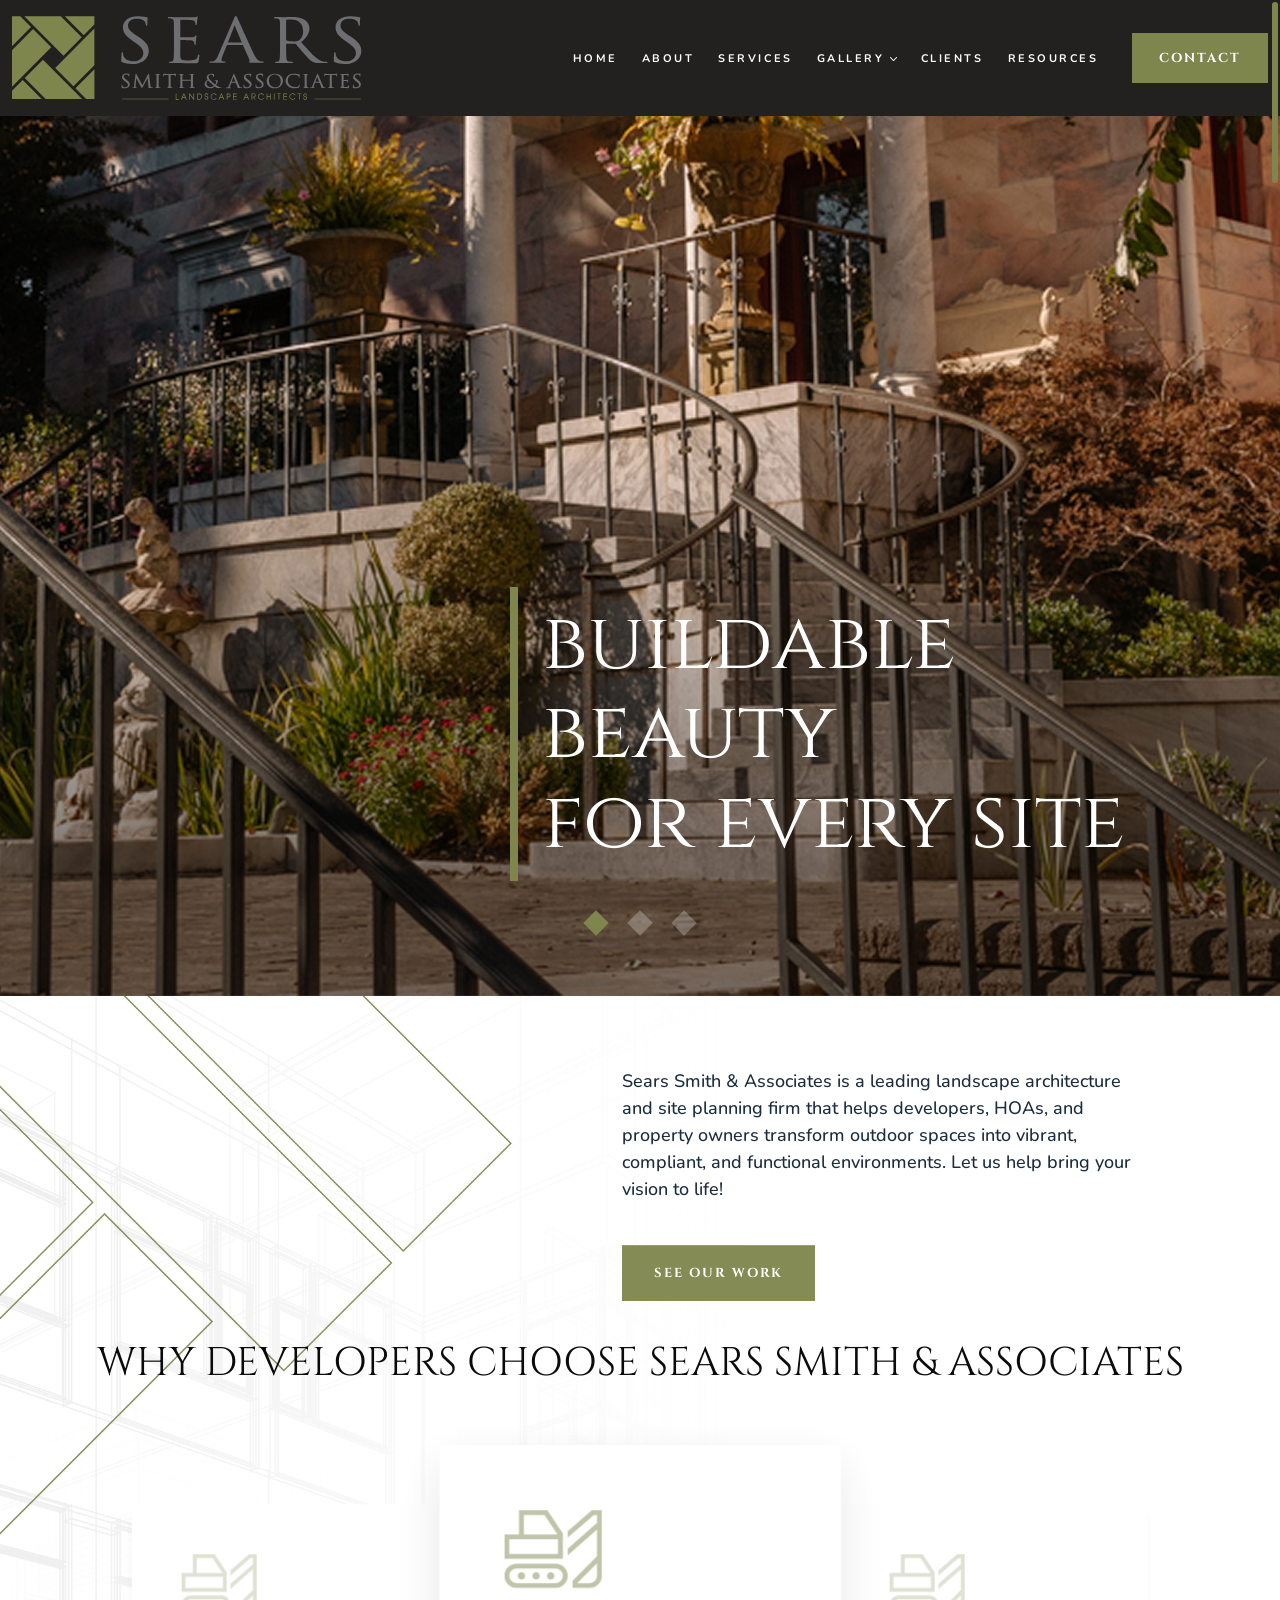
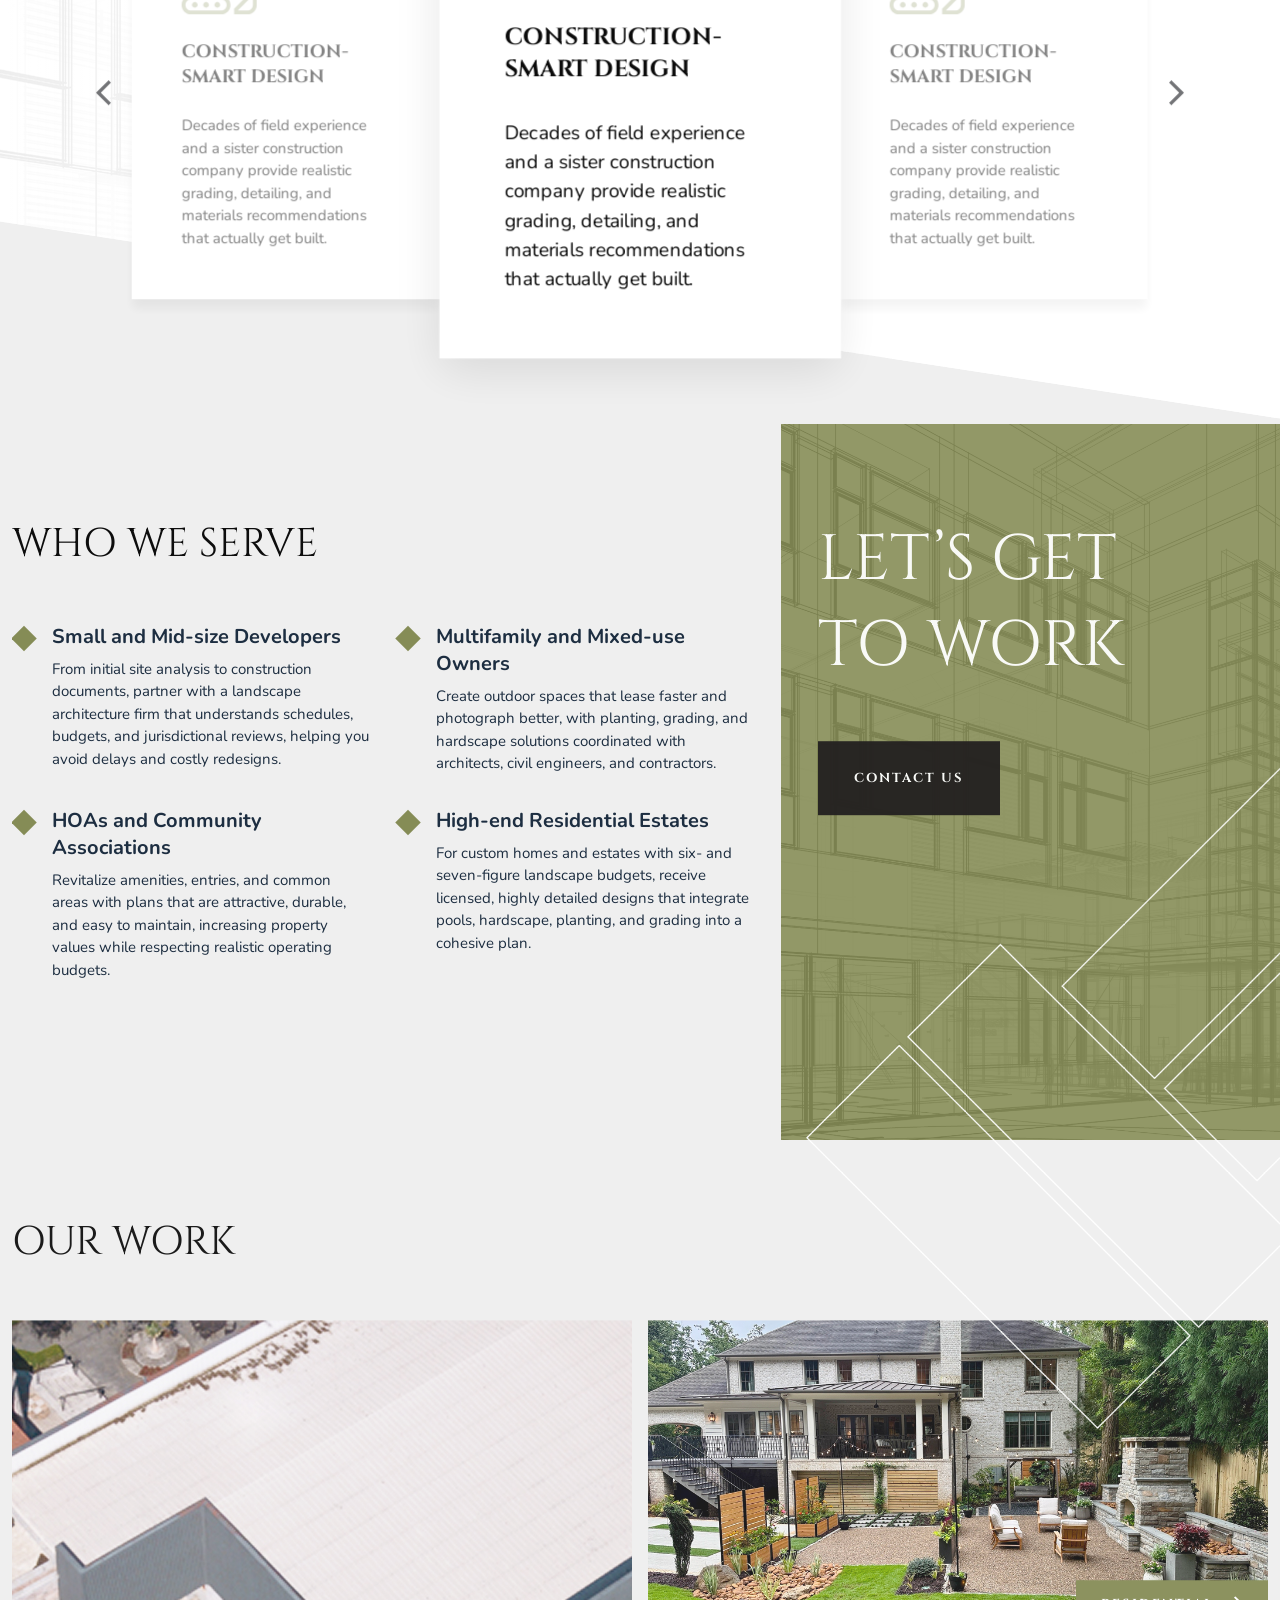
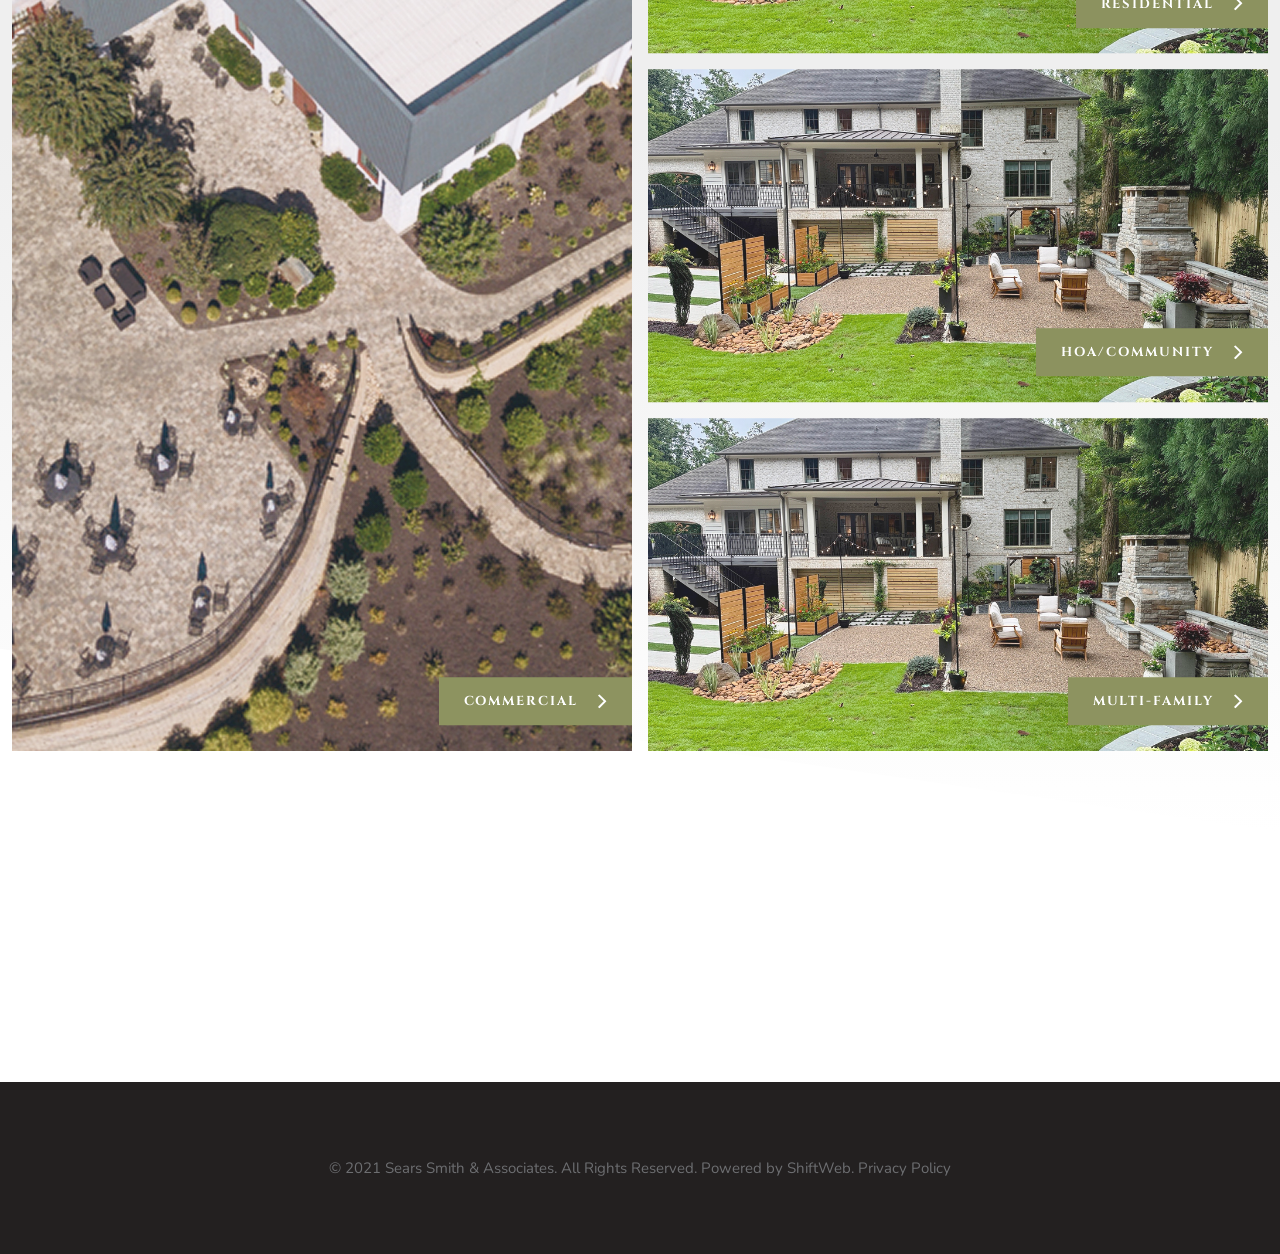
<file: index.html>
<!doctype html>
<html lang="en">

<head>
	<meta charset="UTF-8" />
	<meta name="viewport" content="width=device-width, initial-scale=1.0" />
	<!-- bootstrap min css -->
	<link rel="stylesheet" href="assets/css/bootstrap.min.css" />
	<!-- swiper bundle min css -->
	<link rel="stylesheet" href="assets/css/swiper-bundle.min.css" />
	<!-- magnific popup min css -->
	<link rel="stylesheet" href="assets/css/magnific-popup.css" />
	<!-- nice select css -->
	<link rel="stylesheet" href="assets/css/nice-select.css" />
	<!-- overlay scroll css -->
	<link rel="stylesheet" href="assets/css/overlayscrollbars.min.css" />
	<!-- style css -->
	<link rel="stylesheet" href="assets/css/main.css" />
	<!-- responsive css -->
	<link rel="stylesheet" href="assets/css/responsive.css" />
	<title>Sears</title>
</head>

<body data-overlayscrollbars-initialize>
	<!-- offcanvas -->
	<div class="offcanvas offcanvas-end header-offcanvas" tabindex="-1" id="offcanvasRight"
		aria-labelledby="offcanvasRightLabel" data-lenis-prevent="">
		<div class="offcanvas-header d-flex justify-content-between w-100">
			<a href="#" class="header-logo d-block">
				<img src="assets/images/header/header-logo.svg" alt="...">
			</a>
			<button type="button" class="btn-close d-flex align-items-center justify-content-center flex-column"
				data-bs-dismiss="offcanvas" aria-label="Close">
				<span></span>
				<span></span>
			</button>
		</div>
		<div class="offcanvas-body">
			<nav class="mobile-nav">
				<ul class="mobile-menu">
					<li>
						<a href="#">Home</a>
					</li>
					<li>
						<a href="#">About</a>
					</li>
					<li>
						<a href="#">Services</a>
					</li>
					<li class="menu-item-has-children">
						<a href="#">
							<span>Gallery</span>
							<svg class="arrow-svg" width="7" height="4" viewBox="0 0 7 4" fill="none"
								xmlns="http://www.w3.org/2000/svg">
								<path
									d="M3.2234 3.88255C3.37573 4.03915 3.62205 4.03915 3.77275 3.88255L6.88575 0.683882C7.03808 0.52728 7.03808 0.274053 6.88575 0.119117C6.73343 -0.0358183 6.48711 -0.0374843 6.3364 0.119117L3.50051 3.03457L0.662992 0.117451C0.510664 -0.0391504 0.264347 -0.0391504 0.113639 0.117451C-0.0370684 0.274052 -0.0386889 0.52728 0.113639 0.682216L3.2234 3.88255Z"
									fill="white" />
							</svg>
						</a>

						<ul class="sub-menu">
							<li>
								<a href="#">Gallery 1</a>
							</li>
							<li>
								<a href="#">Gallery 1</a>
							</li>
							<li>
								<a href="#">Gallery 1</a>
							</li>
							<li>
								<a href="#">Gallery 1</a>
							</li>
							<li>
								<a href="#">Gallery 1</a>
							</li>
						</ul>
					</li>
					<li>
						<a href="#">Clients</a>
					</li>
					<li>
						<a href="#">Resources</a>
					</li>
				</ul>
			</nav>
			<div class="offcanvas-bottom-btn mt-3">
				<div class="offcanvas-button-wrapper">
					<a href="https://gaststg.wpenginepowered.com/contact-us/" target="" class="btn-1">Contact Us</a>
				</div>
			</div>
		</div>
	</div>
	<!-- offcanvas -->

	<!-- header section -->
	<header class="header-area">
		<div class="container">
			<div class="row align-items-center">
				<div class="col col-auto">
					<a href="#" class="header-logo d-block">
						<img src="assets/images/header/header-logo.svg" alt="..." />
					</a>
				</div>
				<div class="col">
					<div class="header-right-content d-none d-lg-block">
						<nav class="main-menu-wrapper d-flex align-items-center justify-content-end">
							<ul class="main-menu">
								<li>
									<a href="#">Home</a>
								</li>
								<li>
									<a href="#">About</a>
								</li>
								<li>
									<a href="#">Services</a>
								</li>
								<li class="menu-item-has-children">
									<a href="#">
										<span>Gallery</span>
										<svg class="arrow-svg" width="7" height="4" viewBox="0 0 7 4" fill="none"
											xmlns="http://www.w3.org/2000/svg">
											<path
												d="M3.2234 3.88255C3.37573 4.03915 3.62205 4.03915 3.77275 3.88255L6.88575 0.683882C7.03808 0.52728 7.03808 0.274053 6.88575 0.119117C6.73343 -0.0358183 6.48711 -0.0374843 6.3364 0.119117L3.50051 3.03457L0.662992 0.117451C0.510664 -0.0391504 0.264347 -0.0391504 0.113639 0.117451C-0.0370684 0.274052 -0.0386889 0.52728 0.113639 0.682216L3.2234 3.88255Z"
												fill="white" />
										</svg>
									</a>

									<ul class="sub-menu">
										<li>
											<a href="#">Gallery 1</a>
										</li>
										<li>
											<a href="#">Gallery 1</a>
										</li>
										<li>
											<a href="#">Gallery 1</a>
										</li>
										<li>
											<a href="#">Gallery 1</a>
										</li>
										<li>
											<a href="#">Gallery 1</a>
										</li>
										<li>
											<a href="#">Gallery 1</a>
										</li>
									</ul>
								</li>
								<li>
									<a href="#">Clients</a>
								</li>
								<li>
									<a href="#">Resources</a>
								</li>
								<li>
									<a href="#">CONTACT</a>
								</li>
							</ul>
						</nav>
					</div>
					<div class="mobile-right-header gap-2 d-flex justify-content-end d-block d-lg-none">
						<button class="humbarger-btn" data-bs-toggle="offcanvas" data-bs-target="#offcanvasRight"
							aria-controls="offcanvasRight" type="button" aria-label="Menu">
							<span></span>
							<span></span>
							<span></span>
						</button>
					</div>
				</div>
			</div>
		</div>
	</header>
	<!-- header section -->

	<!-- main -->
	<main>
		<!-- slider section -->
		<section class="slider-section">
			<!-- Swiper -->
			<div class="swiper hero-slider">
				<div class="swiper-wrapper">
					<div class="swiper-slide">
						<div class="hero-slider-item-wrapper position-relative z-2 bg-fix"
							style="background-image: url(&quot;assets/images/hero/slider-bg-1.jpg&quot;)">
							<div class="container position-relative z-2">
								<div class="hero-slider-item-content position-relative z-1">
									<h1 class="text-white">
										buildable beauty <br />
										for every site
									</h1>
								</div>
							</div>
						</div>
					</div>
					<div class="swiper-slide">
						<div class="hero-slider-item-wrapper position-relative z-2 bg-fix"
							style="background-image: url(&quot;assets/images/hero/slider-bg-1.jpg&quot;)">
							<div class="container position-relative z-2">
								<div class="hero-slider-item-content position-relative z-1">
									<h1 class="text-white">
										buildable beauty <br />
										for every site
									</h1>
								</div>
							</div>
						</div>
					</div>
					<div class="swiper-slide">
						<div class="hero-slider-item-wrapper position-relative z-2 bg-fix"
							style="background-image: url(&quot;assets/images/hero/slider-bg-1.jpg&quot;)">
							<div class="container position-relative z-2">
								<div class="hero-slider-item-content position-relative z-1">
									<h1 class="text-white">
										buildable beauty <br />
										for every site
									</h1>
								</div>
							</div>
						</div>
					</div>
				</div>
				<div class="swiper-pagination"></div>
			</div>
		</section>
		<!-- slider section -->

		<!-- service-highlights section-->
		<section class="service-highlights-area position-relative z-5 overflow-hidden">
			<div class="highlight-bg bg-fix position-absolute start-0 top-0 h-100 w-100"
				style="background-image: url('assets/images/highlights/highlight-bg.png');"></div>
			<img src="assets/images/highlights/highlight-img.png" class="highlight-img" alt="...">
			<div class="intro-summary position-relative z-4">
				<div class="container">
					<div class="intro-summary-content-info animation-line">
						<p>
							Sears Smith & Associates is a leading landscape architecture and site planning firm that
							helps developers, HOAs, and property owners transform outdoor spaces into vibrant,
							compliant, and functional environments. Let us help bring your vision to life!
						</p>
						<a href="#" class="btn-1">see our work</a>
					</div>
				</div>
			</div>
			<div class="benefits-slider-area position-relative z-4">
				<div class="container">
					<div class="benefits-slider-inner-wrapper">
						<h2 class="text-center animation-line">why developers choose sears smith & Associates</h2>
						<div class="swiper benefits-slider animation-line">
							<div class="swiper-wrapper">
								<div class="swiper-slide">
									<div class="benefits-slider-card-wrapper">
										<div class="benefits-slider-card-icon">
											<svg width="75" height="60" viewBox="0 0 75 60" fill="none"
												xmlns="http://www.w3.org/2000/svg">
												<g opacity="0.5">
													<path
														d="M13.125 0H11.25V1.875V18.75H3.75H0V22.5V33.75V37.5H3.75H41.25H45V33.75V26.25V22.5V18.75V18.1875L44.6836 17.7188L33.4336 0.84375L32.8828 0H31.875H13.125ZM40.875 18.75H15V3.75H30.8672L40.8633 18.75H40.875ZM3.75 33.75V22.5H41.25V26.25V33.75H3.75ZM39.375 45C42.4805 45 45 47.5195 45 50.625C45 53.7305 42.4805 56.25 39.375 56.25H9.375C6.26953 56.25 3.75 53.7305 3.75 50.625C3.75 47.5195 6.26953 45 9.375 45H39.375ZM9.375 41.25C4.19531 41.25 0 45.4453 0 50.625C0 55.8047 4.19531 60 9.375 60H39.375C44.5547 60 48.75 55.8047 48.75 50.625C48.75 45.4453 44.5547 41.25 39.375 41.25H9.375ZM56.25 55.9336L71.25 40.9336V41.25V45V50.625C71.25 53.7305 68.7305 56.25 65.625 56.25H56.25V55.9336ZM75 50.625V45V41.25V37.5V37.1836V31.875V15V6.69141V3.75V0H71.25H67.5L48.75 16.2539V21.2109L68.8945 3.75H71.25V9.99609L68.7656 12.1875L48.75 29.8477V34.8516L67.5 18.3047L71.25 15V20.0039V35.625L52.5 54.375V56.25V60H56.25H65.625C70.8047 60 75 55.8047 75 50.625ZM13.125 53.4375C13.8709 53.4375 14.5863 53.1412 15.1137 52.6137C15.6412 52.0863 15.9375 51.3709 15.9375 50.625C15.9375 49.8791 15.6412 49.1637 15.1137 48.6363C14.5863 48.1088 13.8709 47.8125 13.125 47.8125C12.3791 47.8125 11.6637 48.1088 11.1363 48.6363C10.6088 49.1637 10.3125 49.8791 10.3125 50.625C10.3125 51.3709 10.6088 52.0863 11.1363 52.6137C11.6637 53.1412 12.3791 53.4375 13.125 53.4375ZM27.1875 50.625C27.1875 49.8791 26.8912 49.1637 26.3637 48.6363C25.8363 48.1088 25.1209 47.8125 24.375 47.8125C23.6291 47.8125 22.9137 48.1088 22.3863 48.6363C21.8588 49.1637 21.5625 49.8791 21.5625 50.625C21.5625 51.3709 21.8588 52.0863 22.3863 52.6137C22.9137 53.1412 23.6291 53.4375 24.375 53.4375C25.1209 53.4375 25.8363 53.1412 26.3637 52.6137C26.8912 52.0863 27.1875 51.3709 27.1875 50.625ZM35.625 53.4375C36.3709 53.4375 37.0863 53.1412 37.6137 52.6137C38.1412 52.0863 38.4375 51.3709 38.4375 50.625C38.4375 49.8791 38.1412 49.1637 37.6137 48.6363C37.0863 48.1088 36.3709 47.8125 35.625 47.8125C34.8791 47.8125 34.1637 48.1088 33.6363 48.6363C33.1088 49.1637 32.8125 49.8791 32.8125 50.625C32.8125 51.3709 33.1088 52.0863 33.6363 52.6137C34.1637 53.1412 34.8791 53.4375 35.625 53.4375Z"
														fill="#7F864D" />
												</g>
											</svg>
										</div>
										<div class="benefits-slider-card-content mb-p">
											<h6 class="fw-bold">Construction-smart Design</h6>
											<p>
												Decades of field experience and a sister construction company
												provide realistic grading, detailing, and materials recommendations
												that actually get built.
											</p>
										</div>
									</div>
								</div>
								<div class="swiper-slide">
									<div class="benefits-slider-card-wrapper">
										<div class="benefits-slider-card-icon">
											<svg width="75" height="60" viewBox="0 0 75 60" fill="none"
												xmlns="http://www.w3.org/2000/svg">
												<g opacity="0.5">
													<path
														d="M13.125 0H11.25V1.875V18.75H3.75H0V22.5V33.75V37.5H3.75H41.25H45V33.75V26.25V22.5V18.75V18.1875L44.6836 17.7188L33.4336 0.84375L32.8828 0H31.875H13.125ZM40.875 18.75H15V3.75H30.8672L40.8633 18.75H40.875ZM3.75 33.75V22.5H41.25V26.25V33.75H3.75ZM39.375 45C42.4805 45 45 47.5195 45 50.625C45 53.7305 42.4805 56.25 39.375 56.25H9.375C6.26953 56.25 3.75 53.7305 3.75 50.625C3.75 47.5195 6.26953 45 9.375 45H39.375ZM9.375 41.25C4.19531 41.25 0 45.4453 0 50.625C0 55.8047 4.19531 60 9.375 60H39.375C44.5547 60 48.75 55.8047 48.75 50.625C48.75 45.4453 44.5547 41.25 39.375 41.25H9.375ZM56.25 55.9336L71.25 40.9336V41.25V45V50.625C71.25 53.7305 68.7305 56.25 65.625 56.25H56.25V55.9336ZM75 50.625V45V41.25V37.5V37.1836V31.875V15V6.69141V3.75V0H71.25H67.5L48.75 16.2539V21.2109L68.8945 3.75H71.25V9.99609L68.7656 12.1875L48.75 29.8477V34.8516L67.5 18.3047L71.25 15V20.0039V35.625L52.5 54.375V56.25V60H56.25H65.625C70.8047 60 75 55.8047 75 50.625ZM13.125 53.4375C13.8709 53.4375 14.5863 53.1412 15.1137 52.6137C15.6412 52.0863 15.9375 51.3709 15.9375 50.625C15.9375 49.8791 15.6412 49.1637 15.1137 48.6363C14.5863 48.1088 13.8709 47.8125 13.125 47.8125C12.3791 47.8125 11.6637 48.1088 11.1363 48.6363C10.6088 49.1637 10.3125 49.8791 10.3125 50.625C10.3125 51.3709 10.6088 52.0863 11.1363 52.6137C11.6637 53.1412 12.3791 53.4375 13.125 53.4375ZM27.1875 50.625C27.1875 49.8791 26.8912 49.1637 26.3637 48.6363C25.8363 48.1088 25.1209 47.8125 24.375 47.8125C23.6291 47.8125 22.9137 48.1088 22.3863 48.6363C21.8588 49.1637 21.5625 49.8791 21.5625 50.625C21.5625 51.3709 21.8588 52.0863 22.3863 52.6137C22.9137 53.1412 23.6291 53.4375 24.375 53.4375C25.1209 53.4375 25.8363 53.1412 26.3637 52.6137C26.8912 52.0863 27.1875 51.3709 27.1875 50.625ZM35.625 53.4375C36.3709 53.4375 37.0863 53.1412 37.6137 52.6137C38.1412 52.0863 38.4375 51.3709 38.4375 50.625C38.4375 49.8791 38.1412 49.1637 37.6137 48.6363C37.0863 48.1088 36.3709 47.8125 35.625 47.8125C34.8791 47.8125 34.1637 48.1088 33.6363 48.6363C33.1088 49.1637 32.8125 49.8791 32.8125 50.625C32.8125 51.3709 33.1088 52.0863 33.6363 52.6137C34.1637 53.1412 34.8791 53.4375 35.625 53.4375Z"
														fill="#7F864D" />
												</g>
											</svg>
										</div>
										<div class="benefits-slider-card-content mb-p">
											<h6 class="fw-bold">Construction-smart Design</h6>
											<p>
												Decades of field experience and a sister construction company
												provide realistic grading, detailing, and materials recommendations
												that actually get built.
											</p>
										</div>
									</div>
								</div>
								<div class="swiper-slide">
									<div class="benefits-slider-card-wrapper">
										<div class="benefits-slider-card-icon">
											<svg width="75" height="60" viewBox="0 0 75 60" fill="none"
												xmlns="http://www.w3.org/2000/svg">
												<g opacity="0.5">
													<path
														d="M13.125 0H11.25V1.875V18.75H3.75H0V22.5V33.75V37.5H3.75H41.25H45V33.75V26.25V22.5V18.75V18.1875L44.6836 17.7188L33.4336 0.84375L32.8828 0H31.875H13.125ZM40.875 18.75H15V3.75H30.8672L40.8633 18.75H40.875ZM3.75 33.75V22.5H41.25V26.25V33.75H3.75ZM39.375 45C42.4805 45 45 47.5195 45 50.625C45 53.7305 42.4805 56.25 39.375 56.25H9.375C6.26953 56.25 3.75 53.7305 3.75 50.625C3.75 47.5195 6.26953 45 9.375 45H39.375ZM9.375 41.25C4.19531 41.25 0 45.4453 0 50.625C0 55.8047 4.19531 60 9.375 60H39.375C44.5547 60 48.75 55.8047 48.75 50.625C48.75 45.4453 44.5547 41.25 39.375 41.25H9.375ZM56.25 55.9336L71.25 40.9336V41.25V45V50.625C71.25 53.7305 68.7305 56.25 65.625 56.25H56.25V55.9336ZM75 50.625V45V41.25V37.5V37.1836V31.875V15V6.69141V3.75V0H71.25H67.5L48.75 16.2539V21.2109L68.8945 3.75H71.25V9.99609L68.7656 12.1875L48.75 29.8477V34.8516L67.5 18.3047L71.25 15V20.0039V35.625L52.5 54.375V56.25V60H56.25H65.625C70.8047 60 75 55.8047 75 50.625ZM13.125 53.4375C13.8709 53.4375 14.5863 53.1412 15.1137 52.6137C15.6412 52.0863 15.9375 51.3709 15.9375 50.625C15.9375 49.8791 15.6412 49.1637 15.1137 48.6363C14.5863 48.1088 13.8709 47.8125 13.125 47.8125C12.3791 47.8125 11.6637 48.1088 11.1363 48.6363C10.6088 49.1637 10.3125 49.8791 10.3125 50.625C10.3125 51.3709 10.6088 52.0863 11.1363 52.6137C11.6637 53.1412 12.3791 53.4375 13.125 53.4375ZM27.1875 50.625C27.1875 49.8791 26.8912 49.1637 26.3637 48.6363C25.8363 48.1088 25.1209 47.8125 24.375 47.8125C23.6291 47.8125 22.9137 48.1088 22.3863 48.6363C21.8588 49.1637 21.5625 49.8791 21.5625 50.625C21.5625 51.3709 21.8588 52.0863 22.3863 52.6137C22.9137 53.1412 23.6291 53.4375 24.375 53.4375C25.1209 53.4375 25.8363 53.1412 26.3637 52.6137C26.8912 52.0863 27.1875 51.3709 27.1875 50.625ZM35.625 53.4375C36.3709 53.4375 37.0863 53.1412 37.6137 52.6137C38.1412 52.0863 38.4375 51.3709 38.4375 50.625C38.4375 49.8791 38.1412 49.1637 37.6137 48.6363C37.0863 48.1088 36.3709 47.8125 35.625 47.8125C34.8791 47.8125 34.1637 48.1088 33.6363 48.6363C33.1088 49.1637 32.8125 49.8791 32.8125 50.625C32.8125 51.3709 33.1088 52.0863 33.6363 52.6137C34.1637 53.1412 34.8791 53.4375 35.625 53.4375Z"
														fill="#7F864D" />
												</g>
											</svg>
										</div>
										<div class="benefits-slider-card-content mb-p">
											<h6 class="fw-bold">Construction-smart Design</h6>
											<p>
												Decades of field experience and a sister construction company
												provide realistic grading, detailing, and materials recommendations
												that actually get built.
											</p>
										</div>
									</div>
								</div>
								<div class="swiper-slide">
									<div class="benefits-slider-card-wrapper">
										<div class="benefits-slider-card-icon">
											<svg width="75" height="60" viewBox="0 0 75 60" fill="none"
												xmlns="http://www.w3.org/2000/svg">
												<g opacity="0.5">
													<path
														d="M13.125 0H11.25V1.875V18.75H3.75H0V22.5V33.75V37.5H3.75H41.25H45V33.75V26.25V22.5V18.75V18.1875L44.6836 17.7188L33.4336 0.84375L32.8828 0H31.875H13.125ZM40.875 18.75H15V3.75H30.8672L40.8633 18.75H40.875ZM3.75 33.75V22.5H41.25V26.25V33.75H3.75ZM39.375 45C42.4805 45 45 47.5195 45 50.625C45 53.7305 42.4805 56.25 39.375 56.25H9.375C6.26953 56.25 3.75 53.7305 3.75 50.625C3.75 47.5195 6.26953 45 9.375 45H39.375ZM9.375 41.25C4.19531 41.25 0 45.4453 0 50.625C0 55.8047 4.19531 60 9.375 60H39.375C44.5547 60 48.75 55.8047 48.75 50.625C48.75 45.4453 44.5547 41.25 39.375 41.25H9.375ZM56.25 55.9336L71.25 40.9336V41.25V45V50.625C71.25 53.7305 68.7305 56.25 65.625 56.25H56.25V55.9336ZM75 50.625V45V41.25V37.5V37.1836V31.875V15V6.69141V3.75V0H71.25H67.5L48.75 16.2539V21.2109L68.8945 3.75H71.25V9.99609L68.7656 12.1875L48.75 29.8477V34.8516L67.5 18.3047L71.25 15V20.0039V35.625L52.5 54.375V56.25V60H56.25H65.625C70.8047 60 75 55.8047 75 50.625ZM13.125 53.4375C13.8709 53.4375 14.5863 53.1412 15.1137 52.6137C15.6412 52.0863 15.9375 51.3709 15.9375 50.625C15.9375 49.8791 15.6412 49.1637 15.1137 48.6363C14.5863 48.1088 13.8709 47.8125 13.125 47.8125C12.3791 47.8125 11.6637 48.1088 11.1363 48.6363C10.6088 49.1637 10.3125 49.8791 10.3125 50.625C10.3125 51.3709 10.6088 52.0863 11.1363 52.6137C11.6637 53.1412 12.3791 53.4375 13.125 53.4375ZM27.1875 50.625C27.1875 49.8791 26.8912 49.1637 26.3637 48.6363C25.8363 48.1088 25.1209 47.8125 24.375 47.8125C23.6291 47.8125 22.9137 48.1088 22.3863 48.6363C21.8588 49.1637 21.5625 49.8791 21.5625 50.625C21.5625 51.3709 21.8588 52.0863 22.3863 52.6137C22.9137 53.1412 23.6291 53.4375 24.375 53.4375C25.1209 53.4375 25.8363 53.1412 26.3637 52.6137C26.8912 52.0863 27.1875 51.3709 27.1875 50.625ZM35.625 53.4375C36.3709 53.4375 37.0863 53.1412 37.6137 52.6137C38.1412 52.0863 38.4375 51.3709 38.4375 50.625C38.4375 49.8791 38.1412 49.1637 37.6137 48.6363C37.0863 48.1088 36.3709 47.8125 35.625 47.8125C34.8791 47.8125 34.1637 48.1088 33.6363 48.6363C33.1088 49.1637 32.8125 49.8791 32.8125 50.625C32.8125 51.3709 33.1088 52.0863 33.6363 52.6137C34.1637 53.1412 34.8791 53.4375 35.625 53.4375Z"
														fill="#7F864D" />
												</g>
											</svg>
										</div>
										<div class="benefits-slider-card-content mb-p">
											<h6 class="fw-bold">Construction-smart Design</h6>
											<p>
												Decades of field experience and a sister construction company
												provide realistic grading, detailing, and materials recommendations
												that actually get built.
											</p>
										</div>
									</div>
								</div>
								<div class="swiper-slide">
									<div class="benefits-slider-card-wrapper">
										<div class="benefits-slider-card-icon">
											<svg width="75" height="60" viewBox="0 0 75 60" fill="none"
												xmlns="http://www.w3.org/2000/svg">
												<g opacity="0.5">
													<path
														d="M13.125 0H11.25V1.875V18.75H3.75H0V22.5V33.75V37.5H3.75H41.25H45V33.75V26.25V22.5V18.75V18.1875L44.6836 17.7188L33.4336 0.84375L32.8828 0H31.875H13.125ZM40.875 18.75H15V3.75H30.8672L40.8633 18.75H40.875ZM3.75 33.75V22.5H41.25V26.25V33.75H3.75ZM39.375 45C42.4805 45 45 47.5195 45 50.625C45 53.7305 42.4805 56.25 39.375 56.25H9.375C6.26953 56.25 3.75 53.7305 3.75 50.625C3.75 47.5195 6.26953 45 9.375 45H39.375ZM9.375 41.25C4.19531 41.25 0 45.4453 0 50.625C0 55.8047 4.19531 60 9.375 60H39.375C44.5547 60 48.75 55.8047 48.75 50.625C48.75 45.4453 44.5547 41.25 39.375 41.25H9.375ZM56.25 55.9336L71.25 40.9336V41.25V45V50.625C71.25 53.7305 68.7305 56.25 65.625 56.25H56.25V55.9336ZM75 50.625V45V41.25V37.5V37.1836V31.875V15V6.69141V3.75V0H71.25H67.5L48.75 16.2539V21.2109L68.8945 3.75H71.25V9.99609L68.7656 12.1875L48.75 29.8477V34.8516L67.5 18.3047L71.25 15V20.0039V35.625L52.5 54.375V56.25V60H56.25H65.625C70.8047 60 75 55.8047 75 50.625ZM13.125 53.4375C13.8709 53.4375 14.5863 53.1412 15.1137 52.6137C15.6412 52.0863 15.9375 51.3709 15.9375 50.625C15.9375 49.8791 15.6412 49.1637 15.1137 48.6363C14.5863 48.1088 13.8709 47.8125 13.125 47.8125C12.3791 47.8125 11.6637 48.1088 11.1363 48.6363C10.6088 49.1637 10.3125 49.8791 10.3125 50.625C10.3125 51.3709 10.6088 52.0863 11.1363 52.6137C11.6637 53.1412 12.3791 53.4375 13.125 53.4375ZM27.1875 50.625C27.1875 49.8791 26.8912 49.1637 26.3637 48.6363C25.8363 48.1088 25.1209 47.8125 24.375 47.8125C23.6291 47.8125 22.9137 48.1088 22.3863 48.6363C21.8588 49.1637 21.5625 49.8791 21.5625 50.625C21.5625 51.3709 21.8588 52.0863 22.3863 52.6137C22.9137 53.1412 23.6291 53.4375 24.375 53.4375C25.1209 53.4375 25.8363 53.1412 26.3637 52.6137C26.8912 52.0863 27.1875 51.3709 27.1875 50.625ZM35.625 53.4375C36.3709 53.4375 37.0863 53.1412 37.6137 52.6137C38.1412 52.0863 38.4375 51.3709 38.4375 50.625C38.4375 49.8791 38.1412 49.1637 37.6137 48.6363C37.0863 48.1088 36.3709 47.8125 35.625 47.8125C34.8791 47.8125 34.1637 48.1088 33.6363 48.6363C33.1088 49.1637 32.8125 49.8791 32.8125 50.625C32.8125 51.3709 33.1088 52.0863 33.6363 52.6137C34.1637 53.1412 34.8791 53.4375 35.625 53.4375Z"
														fill="#7F864D" />
												</g>
											</svg>
										</div>
										<div class="benefits-slider-card-content mb-p">
											<h6 class="fw-bold">Construction-smart Design</h6>
											<p>
												Decades of field experience and a sister construction company
												provide realistic grading, detailing, and materials recommendations
												that actually get built.
											</p>
										</div>
									</div>
								</div>
								<div class="swiper-slide">
									<div class="benefits-slider-card-wrapper">
										<div class="benefits-slider-card-icon">
											<svg width="75" height="60" viewBox="0 0 75 60" fill="none"
												xmlns="http://www.w3.org/2000/svg">
												<g opacity="0.5">
													<path
														d="M13.125 0H11.25V1.875V18.75H3.75H0V22.5V33.75V37.5H3.75H41.25H45V33.75V26.25V22.5V18.75V18.1875L44.6836 17.7188L33.4336 0.84375L32.8828 0H31.875H13.125ZM40.875 18.75H15V3.75H30.8672L40.8633 18.75H40.875ZM3.75 33.75V22.5H41.25V26.25V33.75H3.75ZM39.375 45C42.4805 45 45 47.5195 45 50.625C45 53.7305 42.4805 56.25 39.375 56.25H9.375C6.26953 56.25 3.75 53.7305 3.75 50.625C3.75 47.5195 6.26953 45 9.375 45H39.375ZM9.375 41.25C4.19531 41.25 0 45.4453 0 50.625C0 55.8047 4.19531 60 9.375 60H39.375C44.5547 60 48.75 55.8047 48.75 50.625C48.75 45.4453 44.5547 41.25 39.375 41.25H9.375ZM56.25 55.9336L71.25 40.9336V41.25V45V50.625C71.25 53.7305 68.7305 56.25 65.625 56.25H56.25V55.9336ZM75 50.625V45V41.25V37.5V37.1836V31.875V15V6.69141V3.75V0H71.25H67.5L48.75 16.2539V21.2109L68.8945 3.75H71.25V9.99609L68.7656 12.1875L48.75 29.8477V34.8516L67.5 18.3047L71.25 15V20.0039V35.625L52.5 54.375V56.25V60H56.25H65.625C70.8047 60 75 55.8047 75 50.625ZM13.125 53.4375C13.8709 53.4375 14.5863 53.1412 15.1137 52.6137C15.6412 52.0863 15.9375 51.3709 15.9375 50.625C15.9375 49.8791 15.6412 49.1637 15.1137 48.6363C14.5863 48.1088 13.8709 47.8125 13.125 47.8125C12.3791 47.8125 11.6637 48.1088 11.1363 48.6363C10.6088 49.1637 10.3125 49.8791 10.3125 50.625C10.3125 51.3709 10.6088 52.0863 11.1363 52.6137C11.6637 53.1412 12.3791 53.4375 13.125 53.4375ZM27.1875 50.625C27.1875 49.8791 26.8912 49.1637 26.3637 48.6363C25.8363 48.1088 25.1209 47.8125 24.375 47.8125C23.6291 47.8125 22.9137 48.1088 22.3863 48.6363C21.8588 49.1637 21.5625 49.8791 21.5625 50.625C21.5625 51.3709 21.8588 52.0863 22.3863 52.6137C22.9137 53.1412 23.6291 53.4375 24.375 53.4375C25.1209 53.4375 25.8363 53.1412 26.3637 52.6137C26.8912 52.0863 27.1875 51.3709 27.1875 50.625ZM35.625 53.4375C36.3709 53.4375 37.0863 53.1412 37.6137 52.6137C38.1412 52.0863 38.4375 51.3709 38.4375 50.625C38.4375 49.8791 38.1412 49.1637 37.6137 48.6363C37.0863 48.1088 36.3709 47.8125 35.625 47.8125C34.8791 47.8125 34.1637 48.1088 33.6363 48.6363C33.1088 49.1637 32.8125 49.8791 32.8125 50.625C32.8125 51.3709 33.1088 52.0863 33.6363 52.6137C34.1637 53.1412 34.8791 53.4375 35.625 53.4375Z"
														fill="#7F864D" />
												</g>
											</svg>
										</div>
										<div class="benefits-slider-card-content mb-p">
											<h6 class="fw-bold">Construction-smart Design</h6>
											<p>
												Decades of field experience and a sister construction company
												provide realistic grading, detailing, and materials recommendations
												that actually get built.
											</p>
										</div>
									</div>
								</div>
								<div class="swiper-slide">
									<div class="benefits-slider-card-wrapper">
										<div class="benefits-slider-card-icon">
											<svg width="75" height="60" viewBox="0 0 75 60" fill="none"
												xmlns="http://www.w3.org/2000/svg">
												<g opacity="0.5">
													<path
														d="M13.125 0H11.25V1.875V18.75H3.75H0V22.5V33.75V37.5H3.75H41.25H45V33.75V26.25V22.5V18.75V18.1875L44.6836 17.7188L33.4336 0.84375L32.8828 0H31.875H13.125ZM40.875 18.75H15V3.75H30.8672L40.8633 18.75H40.875ZM3.75 33.75V22.5H41.25V26.25V33.75H3.75ZM39.375 45C42.4805 45 45 47.5195 45 50.625C45 53.7305 42.4805 56.25 39.375 56.25H9.375C6.26953 56.25 3.75 53.7305 3.75 50.625C3.75 47.5195 6.26953 45 9.375 45H39.375ZM9.375 41.25C4.19531 41.25 0 45.4453 0 50.625C0 55.8047 4.19531 60 9.375 60H39.375C44.5547 60 48.75 55.8047 48.75 50.625C48.75 45.4453 44.5547 41.25 39.375 41.25H9.375ZM56.25 55.9336L71.25 40.9336V41.25V45V50.625C71.25 53.7305 68.7305 56.25 65.625 56.25H56.25V55.9336ZM75 50.625V45V41.25V37.5V37.1836V31.875V15V6.69141V3.75V0H71.25H67.5L48.75 16.2539V21.2109L68.8945 3.75H71.25V9.99609L68.7656 12.1875L48.75 29.8477V34.8516L67.5 18.3047L71.25 15V20.0039V35.625L52.5 54.375V56.25V60H56.25H65.625C70.8047 60 75 55.8047 75 50.625ZM13.125 53.4375C13.8709 53.4375 14.5863 53.1412 15.1137 52.6137C15.6412 52.0863 15.9375 51.3709 15.9375 50.625C15.9375 49.8791 15.6412 49.1637 15.1137 48.6363C14.5863 48.1088 13.8709 47.8125 13.125 47.8125C12.3791 47.8125 11.6637 48.1088 11.1363 48.6363C10.6088 49.1637 10.3125 49.8791 10.3125 50.625C10.3125 51.3709 10.6088 52.0863 11.1363 52.6137C11.6637 53.1412 12.3791 53.4375 13.125 53.4375ZM27.1875 50.625C27.1875 49.8791 26.8912 49.1637 26.3637 48.6363C25.8363 48.1088 25.1209 47.8125 24.375 47.8125C23.6291 47.8125 22.9137 48.1088 22.3863 48.6363C21.8588 49.1637 21.5625 49.8791 21.5625 50.625C21.5625 51.3709 21.8588 52.0863 22.3863 52.6137C22.9137 53.1412 23.6291 53.4375 24.375 53.4375C25.1209 53.4375 25.8363 53.1412 26.3637 52.6137C26.8912 52.0863 27.1875 51.3709 27.1875 50.625ZM35.625 53.4375C36.3709 53.4375 37.0863 53.1412 37.6137 52.6137C38.1412 52.0863 38.4375 51.3709 38.4375 50.625C38.4375 49.8791 38.1412 49.1637 37.6137 48.6363C37.0863 48.1088 36.3709 47.8125 35.625 47.8125C34.8791 47.8125 34.1637 48.1088 33.6363 48.6363C33.1088 49.1637 32.8125 49.8791 32.8125 50.625C32.8125 51.3709 33.1088 52.0863 33.6363 52.6137C34.1637 53.1412 34.8791 53.4375 35.625 53.4375Z"
														fill="#7F864D" />
												</g>
											</svg>
										</div>
										<div class="benefits-slider-card-content mb-p">
											<h6 class="fw-bold">Construction-smart Design</h6>
											<p>
												Decades of field experience and a sister construction company
												provide realistic grading, detailing, and materials recommendations
												that actually get built.
											</p>
										</div>
									</div>
								</div>
								<div class="swiper-slide">
									<div class="benefits-slider-card-wrapper">
										<div class="benefits-slider-card-icon">
											<svg width="75" height="60" viewBox="0 0 75 60" fill="none"
												xmlns="http://www.w3.org/2000/svg">
												<g opacity="0.5">
													<path
														d="M13.125 0H11.25V1.875V18.75H3.75H0V22.5V33.75V37.5H3.75H41.25H45V33.75V26.25V22.5V18.75V18.1875L44.6836 17.7188L33.4336 0.84375L32.8828 0H31.875H13.125ZM40.875 18.75H15V3.75H30.8672L40.8633 18.75H40.875ZM3.75 33.75V22.5H41.25V26.25V33.75H3.75ZM39.375 45C42.4805 45 45 47.5195 45 50.625C45 53.7305 42.4805 56.25 39.375 56.25H9.375C6.26953 56.25 3.75 53.7305 3.75 50.625C3.75 47.5195 6.26953 45 9.375 45H39.375ZM9.375 41.25C4.19531 41.25 0 45.4453 0 50.625C0 55.8047 4.19531 60 9.375 60H39.375C44.5547 60 48.75 55.8047 48.75 50.625C48.75 45.4453 44.5547 41.25 39.375 41.25H9.375ZM56.25 55.9336L71.25 40.9336V41.25V45V50.625C71.25 53.7305 68.7305 56.25 65.625 56.25H56.25V55.9336ZM75 50.625V45V41.25V37.5V37.1836V31.875V15V6.69141V3.75V0H71.25H67.5L48.75 16.2539V21.2109L68.8945 3.75H71.25V9.99609L68.7656 12.1875L48.75 29.8477V34.8516L67.5 18.3047L71.25 15V20.0039V35.625L52.5 54.375V56.25V60H56.25H65.625C70.8047 60 75 55.8047 75 50.625ZM13.125 53.4375C13.8709 53.4375 14.5863 53.1412 15.1137 52.6137C15.6412 52.0863 15.9375 51.3709 15.9375 50.625C15.9375 49.8791 15.6412 49.1637 15.1137 48.6363C14.5863 48.1088 13.8709 47.8125 13.125 47.8125C12.3791 47.8125 11.6637 48.1088 11.1363 48.6363C10.6088 49.1637 10.3125 49.8791 10.3125 50.625C10.3125 51.3709 10.6088 52.0863 11.1363 52.6137C11.6637 53.1412 12.3791 53.4375 13.125 53.4375ZM27.1875 50.625C27.1875 49.8791 26.8912 49.1637 26.3637 48.6363C25.8363 48.1088 25.1209 47.8125 24.375 47.8125C23.6291 47.8125 22.9137 48.1088 22.3863 48.6363C21.8588 49.1637 21.5625 49.8791 21.5625 50.625C21.5625 51.3709 21.8588 52.0863 22.3863 52.6137C22.9137 53.1412 23.6291 53.4375 24.375 53.4375C25.1209 53.4375 25.8363 53.1412 26.3637 52.6137C26.8912 52.0863 27.1875 51.3709 27.1875 50.625ZM35.625 53.4375C36.3709 53.4375 37.0863 53.1412 37.6137 52.6137C38.1412 52.0863 38.4375 51.3709 38.4375 50.625C38.4375 49.8791 38.1412 49.1637 37.6137 48.6363C37.0863 48.1088 36.3709 47.8125 35.625 47.8125C34.8791 47.8125 34.1637 48.1088 33.6363 48.6363C33.1088 49.1637 32.8125 49.8791 32.8125 50.625C32.8125 51.3709 33.1088 52.0863 33.6363 52.6137C34.1637 53.1412 34.8791 53.4375 35.625 53.4375Z"
														fill="#7F864D" />
												</g>
											</svg>
										</div>
										<div class="benefits-slider-card-content mb-p">
											<h6 class="fw-bold">Construction-smart Design</h6>
											<p>
												Decades of field experience and a sister construction company
												provide realistic grading, detailing, and materials recommendations
												that actually get built.
											</p>
										</div>
									</div>
								</div>
								<div class="swiper-slide">
									<div class="benefits-slider-card-wrapper">
										<div class="benefits-slider-card-icon">
											<svg width="75" height="60" viewBox="0 0 75 60" fill="none"
												xmlns="http://www.w3.org/2000/svg">
												<g opacity="0.5">
													<path
														d="M13.125 0H11.25V1.875V18.75H3.75H0V22.5V33.75V37.5H3.75H41.25H45V33.75V26.25V22.5V18.75V18.1875L44.6836 17.7188L33.4336 0.84375L32.8828 0H31.875H13.125ZM40.875 18.75H15V3.75H30.8672L40.8633 18.75H40.875ZM3.75 33.75V22.5H41.25V26.25V33.75H3.75ZM39.375 45C42.4805 45 45 47.5195 45 50.625C45 53.7305 42.4805 56.25 39.375 56.25H9.375C6.26953 56.25 3.75 53.7305 3.75 50.625C3.75 47.5195 6.26953 45 9.375 45H39.375ZM9.375 41.25C4.19531 41.25 0 45.4453 0 50.625C0 55.8047 4.19531 60 9.375 60H39.375C44.5547 60 48.75 55.8047 48.75 50.625C48.75 45.4453 44.5547 41.25 39.375 41.25H9.375ZM56.25 55.9336L71.25 40.9336V41.25V45V50.625C71.25 53.7305 68.7305 56.25 65.625 56.25H56.25V55.9336ZM75 50.625V45V41.25V37.5V37.1836V31.875V15V6.69141V3.75V0H71.25H67.5L48.75 16.2539V21.2109L68.8945 3.75H71.25V9.99609L68.7656 12.1875L48.75 29.8477V34.8516L67.5 18.3047L71.25 15V20.0039V35.625L52.5 54.375V56.25V60H56.25H65.625C70.8047 60 75 55.8047 75 50.625ZM13.125 53.4375C13.8709 53.4375 14.5863 53.1412 15.1137 52.6137C15.6412 52.0863 15.9375 51.3709 15.9375 50.625C15.9375 49.8791 15.6412 49.1637 15.1137 48.6363C14.5863 48.1088 13.8709 47.8125 13.125 47.8125C12.3791 47.8125 11.6637 48.1088 11.1363 48.6363C10.6088 49.1637 10.3125 49.8791 10.3125 50.625C10.3125 51.3709 10.6088 52.0863 11.1363 52.6137C11.6637 53.1412 12.3791 53.4375 13.125 53.4375ZM27.1875 50.625C27.1875 49.8791 26.8912 49.1637 26.3637 48.6363C25.8363 48.1088 25.1209 47.8125 24.375 47.8125C23.6291 47.8125 22.9137 48.1088 22.3863 48.6363C21.8588 49.1637 21.5625 49.8791 21.5625 50.625C21.5625 51.3709 21.8588 52.0863 22.3863 52.6137C22.9137 53.1412 23.6291 53.4375 24.375 53.4375C25.1209 53.4375 25.8363 53.1412 26.3637 52.6137C26.8912 52.0863 27.1875 51.3709 27.1875 50.625ZM35.625 53.4375C36.3709 53.4375 37.0863 53.1412 37.6137 52.6137C38.1412 52.0863 38.4375 51.3709 38.4375 50.625C38.4375 49.8791 38.1412 49.1637 37.6137 48.6363C37.0863 48.1088 36.3709 47.8125 35.625 47.8125C34.8791 47.8125 34.1637 48.1088 33.6363 48.6363C33.1088 49.1637 32.8125 49.8791 32.8125 50.625C32.8125 51.3709 33.1088 52.0863 33.6363 52.6137C34.1637 53.1412 34.8791 53.4375 35.625 53.4375Z"
														fill="#7F864D" />
												</g>
											</svg>
										</div>
										<div class="benefits-slider-card-content mb-p">
											<h6 class="fw-bold">Construction-smart Design</h6>
											<p>
												Decades of field experience and a sister construction company
												provide realistic grading, detailing, and materials recommendations
												that actually get built.
											</p>
										</div>
									</div>
								</div>
							</div>
							<div class="swiper-button-next">
								<svg xmlns="http://www.w3.org/2000/svg" width="15" height="25" viewBox="0 0 15 25"
									fill="none">
									<path
										d="M15 12.5L13.8004 13.6905L3.60934 23.8043L2.40446 25L0 22.6138L1.19958 21.4233L10.1911 12.5L1.20488 3.5767L0 2.38622L2.40446 0L3.60403 1.19048L13.7951 11.3043L15 12.5Z"
										fill="#6D6E71" />
								</svg>
							</div>
							<div class="swiper-button-prev">
								<svg width="15" height="25" viewBox="0 0 15 25" fill="none"
									xmlns="http://www.w3.org/2000/svg">
									<path
										d="M0 12.5L1.19957 13.6905L11.3907 23.8043L12.5955 25L15 22.6138L13.8004 21.4233L4.80892 12.5L13.7951 3.5767L15 2.38622L12.5955 0L11.396 1.19048L1.20488 11.3043L0 12.5Z"
										fill="#6D6E71" />
								</svg>
							</div>
						</div>
					</div>
				</div>
			</div>
		</section>
		<!-- service-highlights section-->

		<!-- portfolio section -->

		<section class="portfolio-section position-relative z-4 section-padding">
			<div class="portfolio-gradient position-absolute start-0 top-0 w-100"></div>
			<img src="assets/images/portfolio/portfolio-shape-line.png" alt="porttfolio shape"
				class="porttfolio-shape d-none d-lg-block">
			<div class="serve-area overflow-hidden position-relative z-5">
				<div class="serve-bg-wrapper d-none d-lg-block">
					<img src="assets/images/serve/serve-shpae-img.png" alt="...">
				</div>
				<div class="container position-relative z-3">
					<div class="row">
						<div class="col col-auto">
							<div class="serve-content-wrapper animation-line">
								<h2>who we serve</h2>
								<div class="row">
									<div class="col-lg-6">
										<div class="serve-content-inner-item position-relative z-1 mb-p">
											<h6 class="tk-nunito fw-bold">Small and Mid-size Developers</h6>
											<p>From initial site analysis to construction documents, partner with a
												landscape architecture firm that understands schedules, budgets, and
												jurisdictional reviews, helping you avoid delays and costly redesigns.
											</p>
										</div>
									</div>
									<div class="col-lg-6">
										<div class="serve-content-inner-item position-relative z-1 mb-p">
											<h6 class="tk-nunito fw-bold">Multifamily and Mixed-use Owners</h6>
											<p>Create outdoor spaces that lease faster and photograph better, with
												planting, grading, and hardscape solutions coordinated with architects,
												civil engineers, and contractors.
											</p>
										</div>
									</div>
									<div class="col-lg-6">
										<div class="serve-content-inner-item position-relative z-1 mb-p">
											<h6 class="tk-nunito fw-bold">HOAs and Community Associations</h6>
											<p>Revitalize amenities, entries, and common areas with plans that are
												attractive, durable, and easy to maintain, increasing property values
												while respecting realistic operating budgets.
											</p>
										</div>
									</div>
									<div class="col-lg-6">
										<div class="serve-content-inner-item position-relative z-1 mb-p">
											<h6 class="tk-nunito fw-bold">High-end Residential Estates</h6>
											<p>For custom homes and estates with six- and seven-figure landscape
												budgets, receive licensed, highly detailed designs that integrate pools,
												hardscape, planting, and grading into a cohesive plan.
											</p>
										</div>
									</div>
								</div>
							</div>
						</div>
						<div class="col">
							<div class="serve-box-content position-relative z-1 animation-line">
								<div class="serve-bg-wrapper d-block d-lg-none">
									<img src="assets/images/serve/serve-shpae-img.png" alt="...">
								</div>
								<h2 class="text-white">let’s get to work</h2>
								<a href="#" class="btn-1 version-2">contact us</a>
							</div>
						</div>
					</div>
				</div>
			</div>
			<div class="our-work-area">
				<div class="container">
					<h2 class="animation-line">our work</h2>
					<div class="portfolio-grid-wrapper">
						<div class="portfolio-grid-top animation-line">
							<div class="portfolio-grid-item position-relative z-2">
								<img src="assets/images/portfolio/portfolio-01.jpg" alt="portfolio">
								<a href="#" class="btn-1">
									<span>commercial</span>
									<svg width="9" height="15" viewBox="0 0 9 15" fill="none"
										xmlns="http://www.w3.org/2000/svg">
										<path
											d="M8.38179 7.03821L7.71149 7.70852L2.01685 13.4032L1.34358 14.0764L0 12.7328L0.670306 12.0625L5.69464 7.03821L0.673272 2.01388L0 1.34358L1.34358 0L2.01388 0.670306L7.70852 6.36494L8.38179 7.03821Z"
											fill="white" />
									</svg>
								</a>
							</div>
							<div class="portfolio-grid-item position-relative z-2">
								<img src="assets/images/portfolio/portfolio-02.jpg" alt="portfolio">
								<a href="#" class="btn-1">
									<span>residential</span>
									<svg width="9" height="15" viewBox="0 0 9 15" fill="none"
										xmlns="http://www.w3.org/2000/svg">
										<path
											d="M8.38179 7.03821L7.71149 7.70852L2.01685 13.4032L1.34358 14.0764L0 12.7328L0.670306 12.0625L5.69464 7.03821L0.673272 2.01388L0 1.34358L1.34358 0L2.01388 0.670306L7.70852 6.36494L8.38179 7.03821Z"
											fill="white" />
									</svg>
								</a>
							</div>
							<div class="portfolio-grid-item position-relative z-2">
								<img src="assets/images/portfolio/portfolio-02.jpg" alt="portfolio">
								<a href="#" class="btn-1">
									<span>hoa/community</span>
									<svg width="9" height="15" viewBox="0 0 9 15" fill="none"
										xmlns="http://www.w3.org/2000/svg">
										<path
											d="M8.38179 7.03821L7.71149 7.70852L2.01685 13.4032L1.34358 14.0764L0 12.7328L0.670306 12.0625L5.69464 7.03821L0.673272 2.01388L0 1.34358L1.34358 0L2.01388 0.670306L7.70852 6.36494L8.38179 7.03821Z"
											fill="white" />
									</svg>
								</a>
							</div>
							<div class="portfolio-grid-item position-relative z-2">
								<img src="assets/images/portfolio/portfolio-02.jpg" alt="portfolio">
								<a href="#" class="btn-1">
									<span>multi-family</span>
									<svg width="9" height="15" viewBox="0 0 9 15" fill="none"
										xmlns="http://www.w3.org/2000/svg">
										<path
											d="M8.38179 7.03821L7.71149 7.70852L2.01685 13.4032L1.34358 14.0764L0 12.7328L0.670306 12.0625L5.69464 7.03821L0.673272 2.01388L0 1.34358L1.34358 0L2.01388 0.670306L7.70852 6.36494L8.38179 7.03821Z"
											fill="white" />
									</svg>
								</a>
							</div>
						</div>
						<div class="portfolio-grid-bottom animation-line">
							<div class="portfolio-grid-item position-relative z-2">
								<img src="assets/images/portfolio/portfolio-05.jpg" alt="portfolio">
								<a href="#" class="btn-1">
									<span>renderings</span>
									<svg width="9" height="15" viewBox="0 0 9 15" fill="none"
										xmlns="http://www.w3.org/2000/svg">
										<path
											d="M8.38179 7.03821L7.71149 7.70852L2.01685 13.4032L1.34358 14.0764L0 12.7328L0.670306 12.0625L5.69464 7.03821L0.673272 2.01388L0 1.34358L1.34358 0L2.01388 0.670306L7.70852 6.36494L8.38179 7.03821Z"
											fill="white" />
									</svg>
								</a>
							</div>
							<div class="portfolio-grid-item position-relative z-2">
								<img src="assets/images/portfolio/portfolio-05.jpg" alt="portfolio">
								<a href="#" class="btn-1">
									<span>plans</span>
									<svg width="9" height="15" viewBox="0 0 9 15" fill="none"
										xmlns="http://www.w3.org/2000/svg">
										<path
											d="M8.38179 7.03821L7.71149 7.70852L2.01685 13.4032L1.34358 14.0764L0 12.7328L0.670306 12.0625L5.69464 7.03821L0.673272 2.01388L0 1.34358L1.34358 0L2.01388 0.670306L7.70852 6.36494L8.38179 7.03821Z"
											fill="white" />
									</svg>
								</a>
							</div>
						</div>
					</div>
				</div>
			</div>
		</section>
		<!-- portfolio section -->
	</main>
	<!-- main -->

	<!-- footer section -->
	<footer class="footer-area">
		<div class="container text-center mb-p">
			<p>&copy; 2021 Sears Smith & Associates. All Rights Reserved. Powered by ShiftWeb. Privacy Policy</p>
		</div>
	</footer>
	<!-- footer section -->

	<!-- jquery min js -->
	<script src="assets/js/jquery.min.js"></script>
	<!-- swiper js -->
	<script src="assets/js/swiper-bundle.min.js"></script>
	<!-- bundle bootstrap min js -->
	<script src="assets/js/bootstrap.bundle.min.js"></script>
	<!-- magnific popup min js -->
	<script src="assets/js/magnific-popup.min.js"></script>
	<!-- nice select min js -->
	<script src="assets/js/nice-select.min.js"></script>
	<!-- overlayscrollbars min js -->
	<script src="assets/js/overlayscrollbars.min.js"></script>
	<!-- scrollTrigger min js -->
	<script src="assets/js/scrollTrigger.min.js"></script>
	<!-- gsap min js -->
	<script src="assets/js/gsap.min.js"></script>
	<!-- gsap split js -->
	<script src="assets/js/gsap-split-text.js"></script>
	<!-- lenis min js -->
	<script src="assets/js/lenis.min.js"></script>
	<!-- vimeo js -->
	<script src="https://player.vimeo.com/api/player.js"></script>
	<!-- gsap min js -->
	<script src="assets/js/gsap.min.js"></script>
	<!-- main js -->
	<script src="assets/js/main.js"></script>
</body>

</html>
</file>
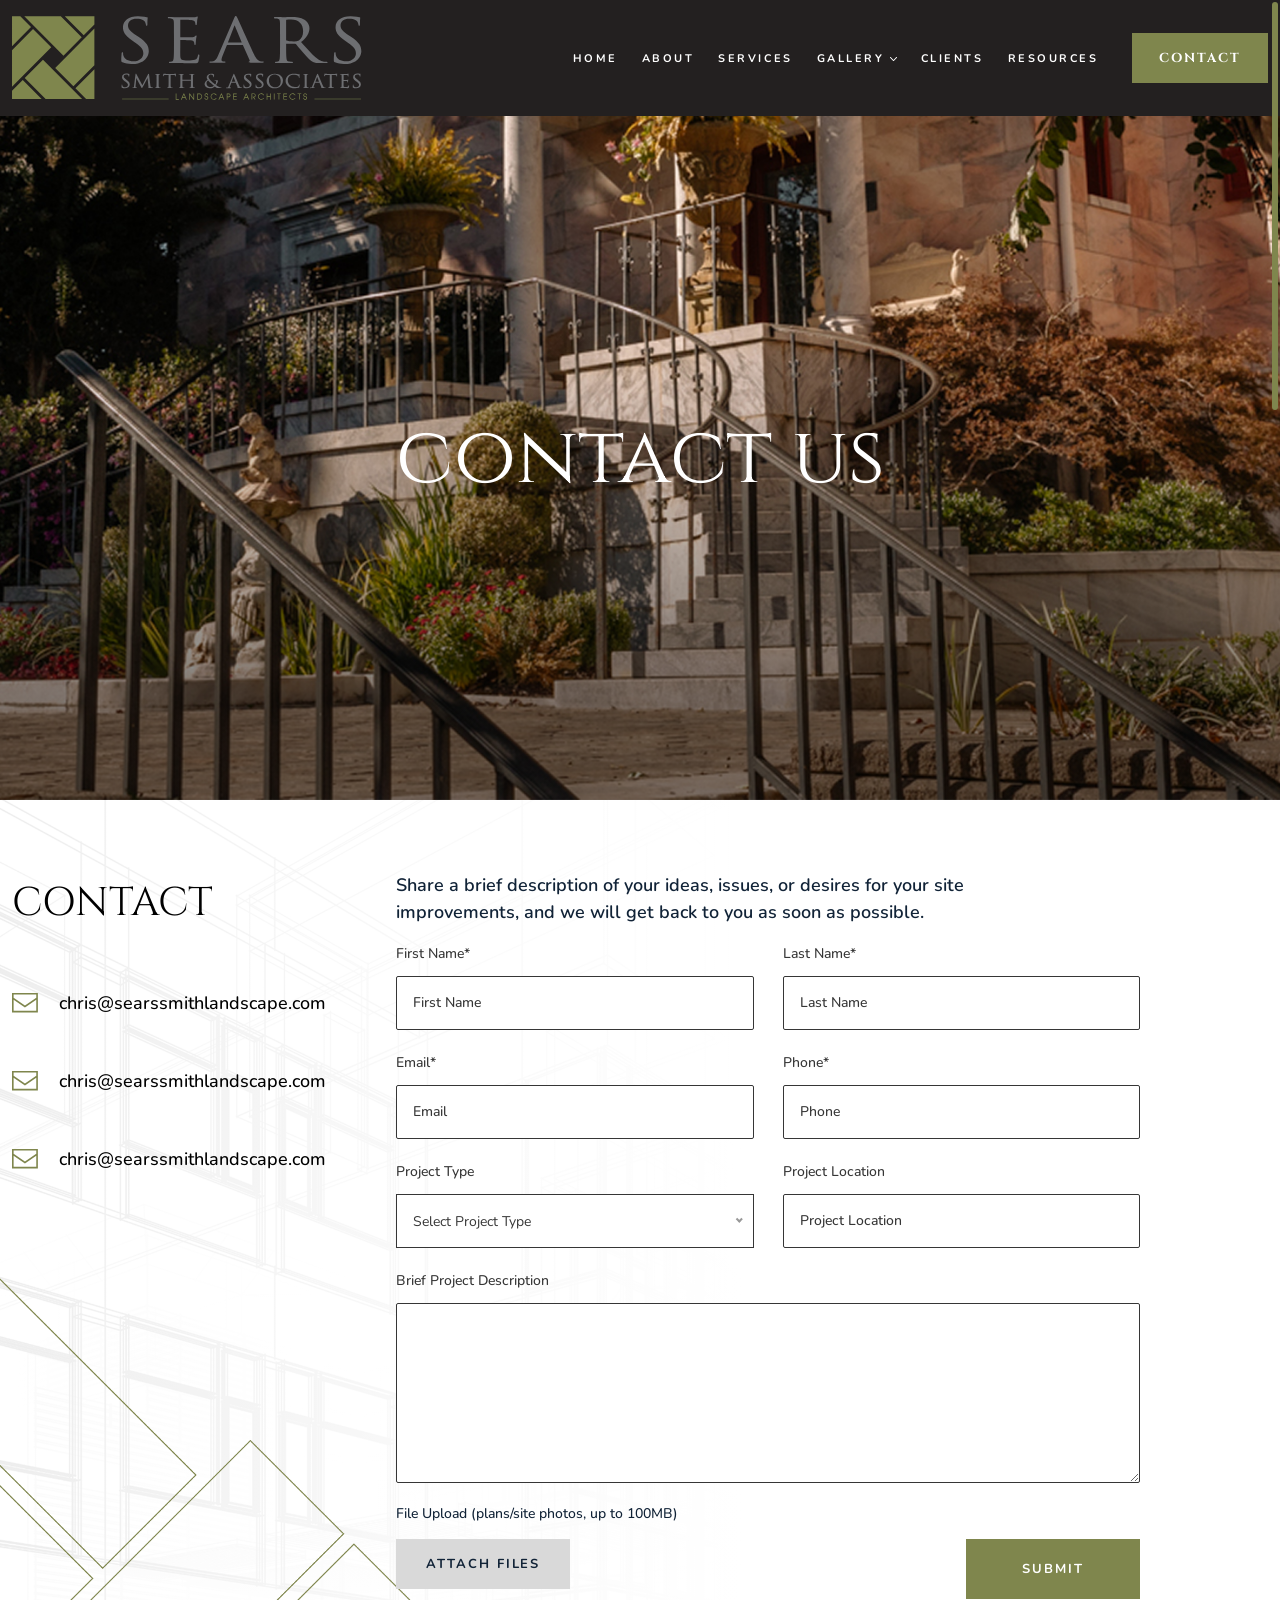
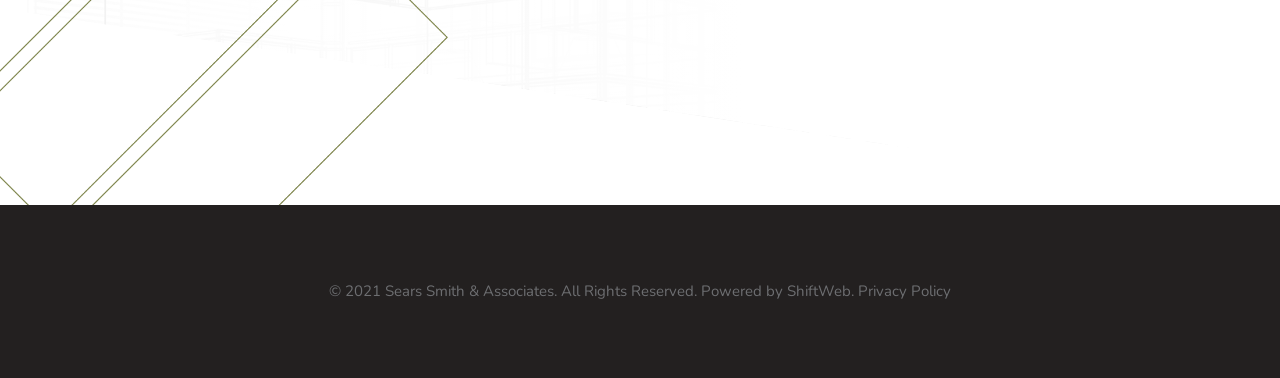
<file: contact.html>
<!doctype html>
<html lang="en">

<head>
	<meta charset="UTF-8" />
	<meta name="viewport" content="width=device-width, initial-scale=1.0" />
	<!-- bootstrap min css -->
	<link rel="stylesheet" href="assets/css/bootstrap.min.css" />
	<!-- swiper bundle min css -->
	<link rel="stylesheet" href="assets/css/swiper-bundle.min.css" />
	<!-- magnific popup min css -->
	<link rel="stylesheet" href="assets/css/magnific-popup.css" />
	<!-- nice select css -->
	<link rel="stylesheet" href="assets/css/nice-select.css" />
	<!-- overlay scroll css -->
	<link rel="stylesheet" href="assets/css/overlayscrollbars.min.css" />
	<!-- style css -->
	<link rel="stylesheet" href="assets/css/main.css" />
	<!-- style css -->
	<link rel="stylesheet" href="assets/css/contact.css" />
	<!-- responsive css -->
	<link rel="stylesheet" href="assets/css/responsive.css" />
	<title>Sears</title>
</head>

<body data-overlayscrollbars-initialize>
	<!-- offcanvas -->
	<div class="offcanvas offcanvas-end header-offcanvas" tabindex="-1" id="offcanvasRight"
		aria-labelledby="offcanvasRightLabel" data-lenis-prevent="">
		<div class="offcanvas-header d-flex justify-content-between w-100">
			<a href="#" class="header-logo d-block">
				<img src="assets/images/header/header-logo.svg" alt="...">
			</a>
			<button type="button" class="btn-close d-flex align-items-center justify-content-center flex-column"
				data-bs-dismiss="offcanvas" aria-label="Close">
				<span></span>
				<span></span>
			</button>
		</div>
		<div class="offcanvas-body">
			<nav class="mobile-nav">
				<ul class="mobile-menu">
					<li>
						<a href="#">Home</a>
					</li>
					<li>
						<a href="#">About</a>
					</li>
					<li>
						<a href="#">Services</a>
					</li>
					<li class="menu-item-has-children">
						<a href="#">
							<span>Gallery</span>
							<svg class="arrow-svg" width="7" height="4" viewBox="0 0 7 4" fill="none"
								xmlns="http://www.w3.org/2000/svg">
								<path
									d="M3.2234 3.88255C3.37573 4.03915 3.62205 4.03915 3.77275 3.88255L6.88575 0.683882C7.03808 0.52728 7.03808 0.274053 6.88575 0.119117C6.73343 -0.0358183 6.48711 -0.0374843 6.3364 0.119117L3.50051 3.03457L0.662992 0.117451C0.510664 -0.0391504 0.264347 -0.0391504 0.113639 0.117451C-0.0370684 0.274052 -0.0386889 0.52728 0.113639 0.682216L3.2234 3.88255Z"
									fill="white" />
							</svg>
						</a>

						<ul class="sub-menu">
							<li>
								<a href="#">Gallery 1</a>
							</li>
							<li>
								<a href="#">Gallery 1</a>
							</li>
							<li>
								<a href="#">Gallery 1</a>
							</li>
							<li>
								<a href="#">Gallery 1</a>
							</li>
							<li>
								<a href="#">Gallery 1</a>
							</li>
						</ul>
					</li>
					<li>
						<a href="#">Clients</a>
					</li>
					<li>
						<a href="#">Resources</a>
					</li>
				</ul>
			</nav>
			<div class="offcanvas-bottom-btn mt-3">
				<div class="offcanvas-button-wrapper">
					<a href="https://gaststg.wpenginepowered.com/contact-us/" target="" class="btn-1">Contact Us</a>
				</div>
			</div>
		</div>
	</div>
	<!-- offcanvas -->

	<!-- header section -->
	<header class="header-area">
		<div class="container">
			<div class="row align-items-center">
				<div class="col col-auto">
					<a href="#" class="header-logo d-block">
						<img src="assets/images/header/header-logo.svg" alt="..." />
					</a>
				</div>
				<div class="col">
					<div class="header-right-content d-none d-lg-block">
						<nav class="main-menu-wrapper d-flex align-items-center justify-content-end">
							<ul class="main-menu">
								<li>
									<a href="#">Home</a>
								</li>
								<li>
									<a href="#">About</a>
								</li>
								<li>
									<a href="#">Services</a>
								</li>
								<li class="menu-item-has-children">
									<a href="#">
										<span>Gallery</span>
										<svg class="arrow-svg" width="7" height="4" viewBox="0 0 7 4" fill="none"
											xmlns="http://www.w3.org/2000/svg">
											<path
												d="M3.2234 3.88255C3.37573 4.03915 3.62205 4.03915 3.77275 3.88255L6.88575 0.683882C7.03808 0.52728 7.03808 0.274053 6.88575 0.119117C6.73343 -0.0358183 6.48711 -0.0374843 6.3364 0.119117L3.50051 3.03457L0.662992 0.117451C0.510664 -0.0391504 0.264347 -0.0391504 0.113639 0.117451C-0.0370684 0.274052 -0.0386889 0.52728 0.113639 0.682216L3.2234 3.88255Z"
												fill="white" />
										</svg>
									</a>

									<ul class="sub-menu">
										<li>
											<a href="#">Gallery 1</a>
										</li>
										<li>
											<a href="#">Gallery 1</a>
										</li>
										<li>
											<a href="#">Gallery 1</a>
										</li>
										<li>
											<a href="#">Gallery 1</a>
										</li>
										<li>
											<a href="#">Gallery 1</a>
										</li>
										<li>
											<a href="#">Gallery 1</a>
										</li>
									</ul>
								</li>
								<li>
									<a href="#">Clients</a>
								</li>
								<li>
									<a href="#">Resources</a>
								</li>
								<li>
									<a href="#">CONTACT</a>
								</li>
							</ul>
						</nav>
					</div>
					<div class="mobile-right-header gap-2 d-flex justify-content-end d-block d-lg-none">
						<button class="humbarger-btn" data-bs-toggle="offcanvas" data-bs-target="#offcanvasRight"
							aria-controls="offcanvasRight" type="button" aria-label="Menu">
							<span></span>
							<span></span>
							<span></span>
						</button>
					</div>
				</div>
			</div>
		</div>
	</header>
	<!-- header section -->

	<!-- main -->
	<main>
		<!-- slider section -->
		<div class="hero-slider-item-wrapper  contact-banner position-relative z-2 bg-fix d-flex align-items-center justify-content-center"
			style="background-image: url(&quot;assets/images/hero/slider-bg-1.jpg&quot;)">
			<div class="container position-relative z-2">
				<div class="hero-slider-item-content position-relative z-1 mx-auto text-center">
					<h1 class="text-white mb-0">
						contact us
					</h1>
				</div>
			</div>
		</div>
		<!-- slider section -->

		<!-- service-highlights section-->
		<section class="service-highlights-area contact-section-area position-relative z-5 overflow-hidden">
			<div class="highlight-bg bg-fix position-absolute start-0 top-0 h-100 w-100"
				style="background-image: url('assets/images/highlights/highlight-bg.png');"></div>
			<img src="assets/images/highlights/highlight-img-02.png" class="highlight-img d-none d-lg-block" alt="...">
			<div class="contact-section-wrapper position-relative z-5">
				<div class="container">
					<div class="row">
						<div class="col col-auto">
							<div class="contact-content-wrapper">
								<h2 class="mt-1">contact</h2>
								<div class="contact-link-item-wrapper">
									<div class="contact-link-item">
										<a href="#"
											class="contact-link-info d-inline-flex align-items-center flex-wrap">
											<svg width="26" height="20" viewBox="0 0 26 20" fill="none"
												xmlns="http://www.w3.org/2000/svg">
												<path
													d="M1.61765 4.81252L12.9412 12.5975L24.2648 4.81252V1.61765H1.61765V4.81252ZM24.2648 6.77392L12.9412 14.5589L1.61765 6.77392V17.7942H24.2648V6.77392ZM0 17.7942V5.66179V1.61765V0H1.61765H24.2648H25.8824V1.61765V5.66179V17.7942V19.4118H24.2648H1.61765H0V17.7942Z"
													fill="#7F864D" />
											</svg>
											<span>chris@searssmithlandscape.com</span>
										</a>
									</div>
									<div class="contact-link-item">
										<a href="#"
											class="contact-link-info d-inline-flex align-items-center flex-wrap">
											<svg width="26" height="20" viewBox="0 0 26 20" fill="none"
												xmlns="http://www.w3.org/2000/svg">
												<path
													d="M1.61765 4.81252L12.9412 12.5975L24.2648 4.81252V1.61765H1.61765V4.81252ZM24.2648 6.77392L12.9412 14.5589L1.61765 6.77392V17.7942H24.2648V6.77392ZM0 17.7942V5.66179V1.61765V0H1.61765H24.2648H25.8824V1.61765V5.66179V17.7942V19.4118H24.2648H1.61765H0V17.7942Z"
													fill="#7F864D" />
											</svg>
											<span>chris@searssmithlandscape.com</span>
										</a>
									</div>
									<div class="contact-link-item">
										<a href="#"
											class="contact-link-info d-inline-flex align-items-center flex-wrap">
											<svg width="26" height="20" viewBox="0 0 26 20" fill="none"
												xmlns="http://www.w3.org/2000/svg">
												<path
													d="M1.61765 4.81252L12.9412 12.5975L24.2648 4.81252V1.61765H1.61765V4.81252ZM24.2648 6.77392L12.9412 14.5589L1.61765 6.77392V17.7942H24.2648V6.77392ZM0 17.7942V5.66179V1.61765V0H1.61765H24.2648H25.8824V1.61765V5.66179V17.7942V19.4118H24.2648H1.61765H0V17.7942Z"
													fill="#7F864D" />
											</svg>
											<span>chris@searssmithlandscape.com</span>
										</a>
									</div>
								</div>
							</div>
						</div>
						<div class="col">
							<div class="contact-right-content">
								<p>Share a brief description of your ideas, issues, or desires for your site
									improvements, and we will get back to you as soon as possible.</p>
								<div class="contact-form-wrapper">
									<form action="#">
										<div class="row">

											<div class="col-lg-6">
												<div class="contact-info">
													<label for="firstName">First Name*</label>
													<input type="text" id="firstName" placeholder="First Name">
												</div>
											</div>

											<div class="col-lg-6">
												<div class="contact-info">
													<label for="lastName">Last Name*</label>
													<input type="text" id="lastName" placeholder="last name">
												</div>
											</div>

											<div class="col-lg-6">
												<div class="contact-info">
													<label for="email">Email*</label>
													<input type="email" id="email" placeholder="email">
												</div>
											</div>

											<div class="col-lg-6">
												<div class="contact-info">
													<label for="phone">Phone*</label>
													<input type="tel" id="phone" placeholder="phone">
												</div>
											</div>

											<div class="col-lg-6">
												<div class="contact-info">
													<label for="cars">Project Type</label>
													<select class="wide" name="cars" id="cars">
														<option value="" disabled selected>Select Project Type</option>
														<option value="volvo">Volvo</option>
														<option value="saab">Saab</option>
														<option value="mercedes">Mercedes</option>
														<option value="audi">Audi</option>
													</select>
												</div>
											</div>

											<div class="col-lg-6">
												<div class="contact-info">
													<label for="projectLocation">Project Location</label>
													<input type="text" id="projectLocation"
														placeholder="project location">
												</div>
											</div>

											<div class="col-lg-12">
												<div class="contact-info">
													<label for="projectDescription">Brief Project Description</label>
													<textarea name="message" id="projectDescription"></textarea>
												</div>
											</div>

										</div>
										<div class="custom-upload-section">
											<p>File Upload (plans/site photos, up to 100MB)
											</p>

											<div class="d-flex justify-content-between align-items-start">
												<div>
													<input type="file" id="fileInput" hidden>

													<button type="button" class="btn-attach">
														ATTACH FILES
													</button>
													<div id="filePreview">
														<div class="upload-file-name d-flex align-items-center gap-2">
															<span id="fileName">
																Example File Name.pdf
															</span>

															<span class="remove-icon">
																<svg width="15" height="20" viewBox="0 0 15 20"
																	fill="none" xmlns="http://www.w3.org/2000/svg">
																	<path
																		d="M13.75 18.75H1.25V1.25H7.5V6.875V7.5H8.125H13.75V18.75ZM8.75 1.45703L13.543 6.25H8.75V1.45703ZM9.0625 0H1.25H0V1.25V18.75V20H1.25H13.75H15V18.75V5.9375L9.0625 0ZM4.97656 9.71875L4.09375 10.6016L4.53516 11.043L6.61719 13.125L4.53516 15.207L4.09375 15.6484L4.97656 16.5312L5.41797 16.0898L7.5 14.0078L9.58203 16.0898L10.0234 16.5312L10.9062 15.6484L10.4648 15.207L8.38281 13.125L10.4648 11.043L10.9062 10.6016L10.0234 9.71875L9.58203 10.1602L7.5 12.2422L5.41797 10.1602L4.97656 9.71875Z"
																		fill="#7F864D" />
																</svg>

															</span>
														</div>
													</div>
												</div>
												<button class="btn-1">SUBMIT</button>
									</form>
								</div>
							</div>
						</div>
					</div>
				</div>
			</div>
		</section>
		<!-- service-highlights section-->




	</main>
	<!-- main -->

	<!-- footer section -->
	<footer class="footer-area">
		<div class="container text-center mb-p">
			<p>&copy; 2021 Sears Smith & Associates. All Rights Reserved. Powered by ShiftWeb. Privacy Policy</p>
		</div>
	</footer>
	<!-- footer section -->

	<!-- jquery min js -->
	<script src="assets/js/jquery.min.js"></script>
	<!-- swiper js -->
	<script src="assets/js/swiper-bundle.min.js"></script>
	<!-- bundle bootstrap min js -->
	<script src="assets/js/bootstrap.bundle.min.js"></script>
	<!-- magnific popup min js -->
	<script src="assets/js/magnific-popup.min.js"></script>
	<!-- nice select min js -->
	<script src="assets/js/nice-select.min.js"></script>
	<!-- overlayscrollbars min js -->
	<script src="assets/js/overlayscrollbars.min.js"></script>
	<!-- scrollTrigger min js -->
	<script src="assets/js/scrollTrigger.min.js"></script>
	<!-- gsap min js -->
	<script src="assets/js/gsap.min.js"></script>
	<!-- gsap split js -->
	<script src="assets/js/gsap-split-text.js"></script>
	<!-- lenis min js -->
	<script src="assets/js/lenis.min.js"></script>
	<!-- vimeo js -->
	<script src="https://player.vimeo.com/api/player.js"></script>
	<!-- gsap min js -->
	<script src="assets/js/gsap.min.js"></script>
	<!-- main js -->
	<script src="assets/js/main.js"></script>
</body>

</html>
</file>
<file: assets/css/nice-select.css>
.nice-select {
  -webkit-tap-highlight-color: transparent;
  background-color: #fff;
  border-radius: 5px;
  border: solid 1px #e8e8e8;
  box-sizing: border-box;
  clear: both;
  cursor: pointer;
  display: block;
  float: left;
  font-family: inherit;
  font-size: 14px;
  font-weight: normal;
  height: 42px;
  line-height: 40px;
  outline: none;
  padding-left: 18px;
  padding-right: 30px;
  position: relative;
  text-align: left !important;
  -webkit-transition: all 0.2s ease-in-out;
  transition: all 0.2s ease-in-out;
  -webkit-user-select: none;
     -moz-user-select: none;
      -ms-user-select: none;
          user-select: none;
  white-space: nowrap;
  width: auto; }
  .nice-select:hover {
    border-color: #dbdbdb; }
  .nice-select:active, .nice-select.open, .nice-select:focus {
    border-color: #999; }
  .nice-select:after {
    border-bottom: 2px solid #999;
    border-right: 2px solid #999;
    content: '';
    display: block;
    height: 5px;
    margin-top: -4px;
    pointer-events: none;
    position: absolute;
    right: 12px;
    top: 50%;
    -webkit-transform-origin: 66% 66%;
        -ms-transform-origin: 66% 66%;
            transform-origin: 66% 66%;
    -webkit-transform: rotate(45deg);
        -ms-transform: rotate(45deg);
            transform: rotate(45deg);
    -webkit-transition: all 0.15s ease-in-out;
    transition: all 0.15s ease-in-out;
    width: 5px; }
  .nice-select.open:after {
    -webkit-transform: rotate(-135deg);
        -ms-transform: rotate(-135deg);
            transform: rotate(-135deg); }
  .nice-select.open .list {
    opacity: 1;
    pointer-events: auto;
    -webkit-transform: scale(1) translateY(0);
        -ms-transform: scale(1) translateY(0);
            transform: scale(1) translateY(0); }
  .nice-select.disabled {
    border-color: #ededed;
    color: #999;
    pointer-events: none; }
    .nice-select.disabled:after {
      border-color: #cccccc; }
  .nice-select.wide {
    width: 100%; }
    .nice-select.wide .list {
      left: 0 !important;
      right: 0 !important; }
  .nice-select.right {
    float: right; }
    .nice-select.right .list {
      left: auto;
      right: 0; }
  .nice-select.small {
    font-size: 12px;
    height: 36px;
    line-height: 34px; }
    .nice-select.small:after {
      height: 4px;
      width: 4px; }
    .nice-select.small .option {
      line-height: 34px;
      min-height: 34px; }
  .nice-select .list {
    background-color: #fff;
    border-radius: 5px;
    box-shadow: 0 0 0 1px rgba(68, 68, 68, 0.11);
    box-sizing: border-box;
    margin-top: 4px;
    opacity: 0;
    overflow: hidden;
    padding: 0;
    pointer-events: none;
    position: absolute;
    top: 100%;
    left: 0;
    -webkit-transform-origin: 50% 0;
        -ms-transform-origin: 50% 0;
            transform-origin: 50% 0;
    -webkit-transform: scale(0.75) translateY(-21px);
        -ms-transform: scale(0.75) translateY(-21px);
            transform: scale(0.75) translateY(-21px);
    -webkit-transition: all 0.2s cubic-bezier(0.5, 0, 0, 1.25), opacity 0.15s ease-out;
    transition: all 0.2s cubic-bezier(0.5, 0, 0, 1.25), opacity 0.15s ease-out;
    z-index: 9; }
    .nice-select .list:hover .option:not(:hover) {
      background-color: transparent !important; }
  .nice-select .option {
    cursor: pointer;
    font-weight: 400;
    line-height: 40px;
    list-style: none;
    min-height: 40px;
    outline: none;
    padding-left: 18px;
    padding-right: 29px;
    text-align: left;
    -webkit-transition: all 0.2s;
    transition: all 0.2s; }
    .nice-select .option:hover, .nice-select .option.focus, .nice-select .option.selected.focus {
      background-color: #f6f6f6; }
    .nice-select .option.selected {
      font-weight: bold; }
    .nice-select .option.disabled {
      background-color: transparent;
      color: #999;
      cursor: default; }

.no-csspointerevents .nice-select .list {
  display: none; }

.no-csspointerevents .nice-select.open .list {
  display: block; }
</file>
<file: assets/css/main.css>
/*
Author: 
Support: 
Description: 
Version: 1.0
*/
/* CSS Index
-----------------------------------
1.default css
2.header section
3.slider section 
4.service-highlights section
5.portfolio section
6.footer section
-----------------------------------

/* font  family  */

@import url('https://fonts.googleapis.com/css2?family=Cinzel:wght@400..900&family=Nunito:ital,wght@0,200..1000;1,200..1000&display=swap');
.tk-nunito{
  font-family: "Nunito", sans-serif;
}
.tk-cinzel{
  font-family: "Cinzel", serif;
}
body {
	font-size: 15px;
	line-height: 1.5;
	font-weight: 400;
	font-family: "Nunito", sans-serif;
	color: #112337;
}
html.lenis {
  height: auto;
}

.lenis.lenis-smooth {
	scroll-behavior: auto !important;
}

.lenis.lenis-smooth [data-lenis-prevent] {
	-ms-scroll-chaining: none;
	    overscroll-behavior: contain;
}

.lenis.lenis-stopped {
	overflow: hidden;
}

/* lenis */

/* scroll bar */
.os-scrollbar-handle {
	background: #7F864D;
}

body>.os-scrollbar {
	z-index: 999;
}

/* scroll bar */

img {
	max-width: 100%;
	height: auto;
}

/* animation */
.animation-line {
	overflow: hidden;
}

/* animation */

a {
	text-decoration: none;
	color: #000;
}

a:hover {
	color: #000;
}


.bg-fix {
	background-position: center;
	background-repeat: no-repeat;
	background-size: cover;
}

/* z-index */
.z-4 {
	z-index: 4 !important;
}

.z-5 {
	z-index: 5 !important;
}

.z-6 {
	z-index: 6 !important;
}

.z-7 {
	z-index: 6 !important;
}

/* z-index */
.section-padding{
	padding: 128px 0;
}



.animation-line p:last-child,
.mb-p p:last-child {
	margin-bottom: 0;
}

/* heading  style*/
h1,
h2,
h3,
h4,
h5,
h6 {
	font-family: "Cinzel", serif;
	font-weight: 400;
	line-height: normal; 
	text-transform: uppercase;
	color: #000000;
}

h1 {
	font-size: 48px;
}

h2 {
	font-size: 40px;
}

h3 {
	font-size: 36px;
}

h4 {
	font-size: 32px;
}

h5 {
	font-size: 28px;
}

h6 {
	font-size: 24px;
}

.container{
	max-width: 1468px;
}

/* all button */
.main-menu li:last-child a ,
.btn-1 {
    color: #fff;
    font-family: "Cinzel", serif;
    font-size: 13px;
    font-style: normal;
    font-weight: 700;
    line-height: normal;
    letter-spacing: 1.95px;
    text-transform: uppercase;
    display: inline-flex;
    align-items: center;
    gap: 20px;
    padding: 16px 25px;
    border: 0;
    background: #7F864D;
    transition: all 0.3s linear;
}
.btn-1 svg{
    transform: translateX(0);
    transition: all 0.3s linear;
}

.btn-1:hover{
    background: #3D4125;
    color: #FFFFFF;
}
.btn-1:hover svg{
   transform: translateX(8px); 
}
.main-menu-wrapper {
    margin-right: 221px;
}
.btn-1.version-2 {
    background: #232020;
    border: 3px solid #232020;
    padding: 25px 33px;
}
.btn-1.version-2:hover{
    background: transparent;
    border-color: #fff;
    color: #fff;
}

/* all button */

/* header section  */
.header-area {
    background: #232020;
    padding: 16px 0;
}
.header-logo{
    max-width: 456px;
}
.offcanvas-header  .header-logo{
    max-width: 150px;
}
.header-area .container {
    max-width: 1888px;
}
/* list style none */
.mobile-menu,
.main-menu {
    margin: 0;
    padding: 0;
    list-style: none;
}
.main-menu li {
    display: inline-block;
    margin-right: 20px;
    position: relative;
    z-index: 3;
}
.mobile-menu ul a,
.main-menu li a {
    color: #FFF;
    font-family: "Nunito", sans-serif;
    font-size: 11px;
    font-style: normal;
    font-weight: 700;
    line-height: normal;
    letter-spacing: 2.53px;
    text-transform: uppercase;
    display: inline-block;
    transition: all 0.3s linear;
}
.main-menu > li:hover > a{
    color: #7F864D;
}
.main-menu li:last-child{
    margin-right: 0;
    margin-left: 10px;
}
.main-menu li:last-child a {
    padding: 16px 27px;
}
.main-menu li:last-child a:hover{
    color: #fff;
    background: #3D4125;
}

/* sub menu */
.main-menu-wrapper>ul>li>.sub-menu {
    position: absolute;
    left: 0;
    top: 23px;
    width: 250px;
    background: #7F864D;
    opacity: 0;
    visibility: hidden;
    -webkit-transition: all 0.3s ease;
    -o-transition: all 0.3s ease;
    transition: all 0.3s ease;
    padding: 30px 20px;
}
.main-menu-wrapper>ul>li:hover>.sub-menu {
	opacity: 1;
	visibility: visible;
}

.main-menu-wrapper>ul>li>.sub-menu>li {
    display: block;
    margin: 0;
    margin-bottom: 10px;
}
.main-menu-wrapper>ul>li>.sub-menu>li:last-child,
.main-menu-wrapper>ul>li.grid-menu>.sub-menu>li {
    margin-bottom: 0;
}

.main-menu-wrapper ul>li>.sub-menu>li>a {
	font-size: 15px;
	font-weight: 400;
    letter-spacing: normal;
    -webkit-transition: all 0.3s linear;
    -o-transition: all 0.3s linear;
    transition: all 0.3s linear;
}
.main-menu-wrapper ul>li>.sub-menu>li:hover > a{
    color: #3D4125;
}
.menu-item-has-children > a {
    display: flex;
    align-items: center;
    gap: 5px;
}

.arrow-svg {
    transform: rotate(0deg);
    transition: all 0.3s linear;
} 
.menu-item-has-children svg path{
    transition: all 0.3s linear;
}
.menu-item-has-children:hover .arrow-svg path{
    fill: #7F864D;
}
.main-menu-wrapper ul> .menu-item-has-children:hover .arrow-svg ,
.has-sub-item > a.rotate svg, 
.mobile-nav ul>li>a.rotate svg {
    -webkit-transform: rotate(-180deg);
    -ms-transform: rotate(-180deg);
    transform: rotate(-180deg);
}


/* header offcanvas start*/
.header-offcanvas::before {
    content: "";
    position: absolute;
    left: 0;
    top: 0;
    height: 100%;
    width: 100%;
	background: #232020;
    z-index: -1;
}
.mobile-nav {
    padding: 20px 0;
}
.humbarger-btn {
	border: 0;
	height: 43px;
	width: 43px;
	background: #7F864D;
	-webkit-transition: all 0.3s linear;
	-o-transition: all 0.3s linear;
	transition: all 0.3s linear;
	position: relative;
}

.humbarger-btn span {
    display: block;
    background-color: #FFFFFF;
    height: 4px;
    width: 27px;
    position: absolute;
    top: 25px;
    transition: background-color ease .3s, top ease .3s .3s, transform ease .3s, -webkit-transform ease .3s;
    left: 50%;
    -webkit-transform: translate(-50%, -1.5px);
        -ms-transform: translate(-50%, -1.5px);
            transform: translate(-50%, -1.5px);
}

.humbarger-btn span:nth-child(1) {
	top: 13px;
}

.humbarger-btn span:nth-child(2) {
    top: 21px;
}
.humbarger-btn span:nth-child(3) {
    top: auto;
    bottom: 10px;
}
.offcanvas-translate-div {
    gap: 40px;
}
.btn-close {
	--bs-btn-close-bg: none;
	--bs-btn-close-opacity: 1;
	--bs-btn-close-hover-opacity: 1;
	border: 0;
	border-radius: 0;
	height: 43px;
	width: 43px;
	gap: 0px;
	-webkit-transition: top ease .3s, -webkit-transform ease .3s .3s;
	-o-transition: top ease .3s, transform ease .3s .3s;
	transition: background-color ease .3s, top ease .3s, transform ease .3s .3s,
		-webkit-transform ease .3s .3s;
	background-color: #7F864D;
}
.btn-close:focus {
    -webkit-box-shadow: none;
    box-shadow: none;
}
.offcanvas-product-filter .btn-close,
.header-offcanvas .btn-close {
	padding: 0;
	margin: 0;
}
.btn-close span {
    background-color: #FFFFFF;
    height: 5px;
    width: 27px;
    -webkit-transition: top ease .3s, -webkit-transform ease .3s .3s;
    -o-transition: top ease .3s, transform ease .3s .3s;
    transition: top ease .3s, transform ease .3s .3s,
	-webkit-transform ease .3s .3s;
}

.mobile-nav>ul>li {
	padding-bottom: 15px;
}
.mobile-nav ul>li>a {
    color: #FFF;
    font-size: 20px;
    font-weight: 700;
    transition: all 0.3s linear;
}
.has-sub-item > a.active ,
.has-sub-item:hover > a ,
.mobile-nav ul>li > a.active,
.mobile-nav ul>li:hover > a{
    color: #7F864D;
}
.mobile-nav>ul>li:last-child {
	padding-bottom: 0;
}
.mobile-nav .sub-menu li a:hover {
	color: #7F864D;
}
.mobile-nav ul li .sub-menu {
    display: none;
    padding-top: 5px;
    padding-left: 16px;
    padding-bottom: 2px;
}
.mobile-nav ul li .sub-menu > li > a{
    font-size: 16px;
    font-weight: 400;
}
.mobile-nav .arrow-svg {
    height: 15px;
    width: 15px;
}
.mobile-nav .menu-item-has-children > a {
    justify-content: space-between;
}
/* header offcanvas end*/
/* header section  */

/* slider section */

.hero-slider-item-wrapper::before {
    content: "";
    position: absolute;
    left: 0;
    top: 0;
    height: 100%;
    width: 100%;
    background: linear-gradient(180deg, rgba(0, 0, 0, 0.00) 31.13%, rgba(0, 0, 0, 0.50) 86.02%);
    z-index: 1;
}
.hero-slider-item-wrapper {
    padding: 484px 0 120px;
}
.hero-slider-item-content {
    opacity: 0;
    transform: translateY(50px);
}
.hero-slider-item-content::before {
    content: "";
    position: absolute;
    left: 0;
    top: -13px;
    height: calc(100% + 26px);
    width: 8px;
    background: #7F864D;
    z-index: -1;
}
.hero-slider-item-content h1 {
    font-family: "Cinzel", serif;
    font-size: 80px;
    line-height: 1.12;
    text-transform: lowercase;
    padding-left: 32px;
}
.hero-slider-item-wrapper .container {
    max-width: 1324px;
}
.hero-slider-item-content {
    max-width: 758px;
}

/* swipper */
.hero-slider .swiper-pagination-bullet {
    margin: 0 var(--swiper-pagination-bullet-horizontal-gap,13px) !important;
}
.swiper-pagination-bullet {
    background: var(--swiper-pagination-bullet-inactive-color,#FFFFFF);
    height: 18px;
    opacity: var(--swiper-pagination-bullet-inactive-opacity,.25);
    width: 18px;
    border-radius: 0;
    rotate: 45deg;
    cursor: pointer;
}
.swiper-pagination-bullet-active {
    background: #7F864D;
    opacity: var(--swiper-pagination-bullet-opacity,1);
}
.swiper-horizontal > .swiper-pagination-bullets, .swiper-pagination-bullets.swiper-pagination-horizontal, .swiper-pagination-custom, .swiper-pagination-fraction {
    bottom: 58px;
    left: 0px;
    top: auto;
    width: 100%;
}
/* swipper */
/* slider section */

/* service-highlights section */
.intro-summary-content-info p {
    font-size: 18px;
    font-weight: 500;
}
/* font size 18px */
.benefits-slider-card-content h6  ,
.intro-summary-content-info p{
    font-size: 18px;
}
.intro-summary-content-info .btn-1 {
    padding: 19px 32px;
}
.benefits-slider-card-wrapper {
    background: #FFF;
    padding: 50px;
}
.benefits-slider-card-content p  ,
.benefits-slider-card-content h6 {
    color: #000;
}
.benefits-slider-card-content h6,
.benefits-slider-card-icon {
    margin-bottom: 25px;
}
.benefits-slider-card-icon svg ,
.benefits-slider-card-content p  ,
.benefits-slider-card-content h6{
    opacity: 0.5;
    transition: all 0.3s linear;
}
.benefits-slider  .swiper-slide-active  .benefits-slider-card-icon svg ,
.benefits-slider  .swiper-slide-active .benefits-slider-card-content p  ,
.benefits-slider  .swiper-slide-active .benefits-slider-card-content h6{
    opacity: 1;
}

.benefits-slider .swiper-slide-active {
    z-index: 10;
}
.benefits-slider .swiper-slide .benefits-slider-card-wrapper {
    transform: scale(1);
    transition: transform 0.3s ease, opacity 0.3s ease;
    box-shadow: 0 10px 10px 0 rgba(0, 0, 0, 0.05);
}
.benefits-slider .swiper-slide-active .benefits-slider-card-wrapper {
    transform: scale(1.3);
    box-shadow: 0 10px 35px 0 rgba(0, 0, 0, 0.10);
}
.intro-summary-content-info .btn-1 {
    margin-top: 26px;
}
.intro-summary .container {
    max-width: 1048px;
}
.intro-summary-content-info {
    max-width: 530px;
}
.benefits-slider-inner-wrapper ,
.hero-slider-item-content ,
.intro-summary-content-info{
    margin-right: 0;
    margin-left: auto;
}
.swiper-button-next, .swiper-button-prev {
    height: 25px;
    width: 15px;
}
.benefits-slider-area {
    margin-top: 35px;
}
.benefits-slider {
    padding: 120px 40px;
    margin-top: -14px;
}
.benefits-slider-area .container {
    max-width: 1264px;
}
.benefits-slider-inner-wrapper {
    max-width: 1096px;
}
.service-highlights-area {
    padding: 71px 0 0px;
}
.service-highlights-area::before, .highlight-bg {
    clip-path: polygon(0 0, 100% 0, 100% 100%, 0 calc(100% - 197px));
}
.service-highlights-area::before{
    content: "";
    position: absolute;
    left: 0;
    top: 0;
    height: 100%;
    width: 100%;
    z-index: 2;
    background: linear-gradient(90deg, rgba(255, 255, 255, 0.56) 0.53%, #FFF 58.11%);
}
.highlight-bg {
    z-index: 1;
    opacity: 0.25;
}
.highlight-img {
    position: absolute;
    top: -366px;
    left: 0;
    max-width: 762px;
    z-index: 3;
    pointer-events: none;
}
/* service-highlights section */


/* portfolio section */
.portfolio-section {
    padding: 203px 0 96px;
    margin-top: -197px;
}
.portfolio-gradient {
    background: linear-gradient(rgb(239, 239, 239) 68.42%, rgb(255, 255, 255) 100%);
    clip-path: polygon(0px 0px, 100% 197px, 100% 50%, 100% 100%, 0px calc(100% - 183px), 0% 50%);
    z-index: -1;
    height: calc(100% - 250px);
}
.serve-area {
    padding: 92px 0 160px;
    margin-bottom: 72px;
}

.serve-area .container {
    max-width: 1370px;
}
.serve-area > .container >.row {
    --bs-gutter-x: 138px;
}
.serve-content-wrapper .row {
    --bs-gutter-x: 40px;
    --bs-gutter-y: 32px;
}
.serve-content-wrapper h2 {
    margin-bottom: 83px;
}
.serve-content-inner-item {
    padding-left: 40px;
}
.serve-content-inner-item::before {
    content: "";
    position: absolute;
    left: 3px;
    top: 6px;
    height: 18px;
    width: 18px;
    background: #7F864D;
    rotate: 45deg;
    z-index: -1;
}

.serve-content-inner-item h6 {
    color: #112337;
    font-size: 20px;
    text-transform: none;
}
.serve-content-wrapper {
    max-width: 805px;
}
.serve-box-content {
    max-width: 337px;
}
.serve-box-content h2 {
    font-size: 64px;
    margin-bottom: 58px;
}

.serve-box-content .btn-1.version-2{
    padding: 25px 33px;
}

.serve-bg-wrapper {
    position: absolute;
    background: #7F864D;
    top: 0;
    right: 0;
    height: 100%;
    width: calc(50% - 153px);
    z-index: -1;
}
.serve-bg-wrapper img {
    position: absolute;
    top: 0;
    left: 0;
    height: 100%;
    width: 100%;
    opacity: 0.15;
    object-fit: cover;
    z-index: 1;
}

.our-work-area .container {
    max-width: 1316px;
}
.our-work-area h2 {
    margin-bottom: 57px;
}
.porttfolio-shape {
    position: absolute;
    top: 342px;
    right: 0;
    z-index: 7;
    max-width: 757px;
    pointer-events: none;
}
.portfolio-grid-item .btn-1 {
    padding: 29px 58px;
    position: absolute;
    right: 0;
    bottom: 46px;
}
.portfolio-grid-item img {
    width: 100%;
    height: 100%;
    object-fit: cover;
    display: block;
    transition: transform 0.55s cubic-bezier(.25,.46,.45,.94);
}
/* ── Layout specifics ────────────────────────── */

/* portfolio gird top */
.portfolio-grid-top {
    display: grid;
    grid-template-columns: 747px 1fr;
    grid-template-rows: auto auto auto;
    gap: 16px;
}

.portfolio-grid-top .portfolio-grid-item:nth-child(1) {
    grid-column: 1;
    grid-row: 1 / 4;
}
.portfolio-grid-top .portfolio-grid-item:nth-child(2) {
    grid-column: 2;
    grid-row: 1;
}
.portfolio-grid-top .portfolio-grid-item:nth-child(3) {
    grid-column: 2;
    grid-row: 2;
}
.portfolio-grid-top .portfolio-grid-item:nth-child(4) {
    grid-column: 2;
    grid-row: 3;
}

/* portfolio gird bottom */

.portfolio-grid-bottom {
    display: grid;
    grid-template-columns: repeat(2, 1fr);
    gap: 16px;
    margin-top: 16px;
}

.portfolio-grid-bottom .portfolio-grid-item {
    min-height: 222px;
}
/* portfolio section */

/* footer section */
.footer-area {
    background: #232020;
    padding: 75px 0;
    color: #6D6E71;
}

/* footer section */
</file>
<file: assets/css/responsive.css>
/*1799,1699 , 1599, 1400, 1199, 991, 767, 575, 480, 360, 320 */

/*
Author: 
Support: 
Description: 
Version: 1.0
*/
/* CSS Index
-----------------------------------
1.default css
2.header section
3.slider section 
4.service-highlights section
5.portfolio section
6.footer section
-----------------------------------

/* min-width 1430 */
@media (min-width: 1430px) {}

/* max-width 1799 */
@media (max-width: 1799px) {
/*  service-highlights section */
.highlight-img {
    top: -15vw;
    max-width: 40vw;
}
/*  service-highlights section */

/*  portfolio section */
.porttfolio-shape {
    top: 23vw;
    max-width: 40vw;
}
/*  portfolio section */
}
/* max-width 1699 */
@media (max-width: 1699px) {

}

/* max-width 1599 */
@media (max-width: 1599px) {
/* header section  */
.main-menu-wrapper {
    margin-right: 0;
}
/* header section  */
}
/* min-width 1499 */
@media (max-width: 1499px) {
    
}
/* max-width 1399 */
@media (max-width: 1399.98px) {
/* header section  */
.header-logo {
    max-width: 350px;
}
/* header section  */
/* service-highlights section */
.benefits-slider-inner-wrapper {
    margin-right: auto;
    margin-left: auto;
}
.intro-summary-content-info {
    margin-right: 0;
    margin-left: auto;
}
/* service-highlights section */

/* portfolio section */
.serve-area > .container >.row {
    --bs-gutter-x: 5vw;
}
.serve-content-wrapper {
    max-width: 58vw;
}
.serve-content-wrapper .row {
    --bs-gutter-x: 2vw;
}
.serve-bg-wrapper {
    width: calc(50% - 11vw);
}
.porttfolio-shape {
    top: 37vw;
    max-width: 37vw;
}
.our-work-area h2 ,
.serve-box-content h2 ,
.serve-content-wrapper h2 {
    margin-bottom: 4vw;
}
.portfolio-grid-top {
    grid-template-columns: 1fr 1fr;
}
.portfolio-grid-item .btn-1 {
    padding: 15px 25px;
    bottom: 2vw;
}
/* portfolio section */


}

/* max-width 1199 */
@media (max-width: 1199.98px) {

  /* header section  */  
  .header-logo {
        max-width: 250px;
    }
    .main-menu li {
        margin-right: 10px;
    }
    .main-menu-wrapper {
        gap: 15px;
    }
  /* header section  */  

  /* slider section */
  .hero-slider-item-content h1 {
        font-size: 60px;
    }
    .swiper-horizontal > .swiper-pagination-bullets, 
    .swiper-pagination-bullets.swiper-pagination-horizontal, 
    .swiper-pagination-custom, .swiper-pagination-fraction {
        left: 50%;
        transform: translateX(-50%);
    }
    .hero-slider-item-content{
        margin-left: 0;
    }
    .hero-slider-item-wrapper {
        padding: 350px 0 100px;
    }
    .swiper-horizontal > .swiper-pagination-bullets, 
    .swiper-pagination-bullets.swiper-pagination-horizontal, 
    .swiper-pagination-custom, .swiper-pagination-fraction {
        left: 5px;
        transform: none;
        width: auto;
        bottom: 5%;
    }
  /* slider section */

  /* portfolio section */
.serve-content-inner-item::before {
    height: 12px;
    width: 12px;
}
.serve-content-inner-item {
    padding-left: 24px;
}

.serve-area {
    padding: 8vw 0;
    margin-bottom: 4vw;
}

.main-menu li:last-child a ,
.serve-box-content .btn-1.version-2 ,
.btn-1,
.intro-summary-content-info .btn-1 {
    padding: 16px 25px;
}
.porttfolio-shape {
    top: 47vw;
}
  /* portfolio section */

     


}

/* max-width 1399 - min-width 992*/
@media (max-width: 1199.98px) and (min-width: 992px) {}

/* max-width 991 */
@media (max-width: 991.98px) {   
.hero-slider-item-content h1,
h1 {
	font-size: 40px;
}
.serve-box-content h2 ,
h2 {
	font-size: 36px;
}

h3 {
	font-size: 30px;
}

h4 {
	font-size: 28px;
}

h5 {
	font-size: 24px;
}

h6 {
	font-size: 20px;
}
.container {
    padding-left: 20px;
    padding-right: 20px;
}
 /* header section  */
.header-logo {
    max-width: 200px;
}
 /* header section  */

/* slider section */
.hero-slider-item-content {
    max-width: 100%;
}

.hero-slider-item-wrapper {
    padding: 250px 0 100px;
}
.hero-slider-item-content h1 {
    padding-left: 20px;
}
.hero-slider-item-content::before {
    top: -8px;
    height: calc(100% + 16px);
}
/* slider section */

/* service-highlights section */
.intro-summary-content-info {
    margin-right: auto;
    margin-left: auto;
}
.highlight-img {
    opacity: 0.5;
}
.intro-summary-content-info .btn-1 {
    margin-top: 10px;
}
.intro-summary-content-info .btn-1 {
    padding: 15px 20px;
}
.benefits-slider {
    padding: 80px 40px;
    margin-top: 0;
}
.benefits-slider-card-wrapper {
    padding: 40px;
}
.benefits-slider-card-content h6, .benefits-slider-card-icon {
    margin-bottom: 15px;
}
.benefits-slider .swiper-slide-active .benefits-slider-card-wrapper {
    transform: scale(1.2);
}
.serve-content-inner-item h6 {
    font-size: 18px;
}
/* service-highlights section */

/* portfolio section */
.service-highlights-area::before, .highlight-bg {
    clip-path: polygon(0 0, 100% 0, 100% 100%, 0 calc(100% - 6vw));
}
.portfolio-section {
    margin-top: -6vw;
    padding: 13vw 0;
}
.portfolio-gradient {
    background: linear-gradient(rgb(239, 239, 239) 68.42%, rgb(255, 255, 255) 100%);
    clip-path: polygon(0px 0px, 100% 6vw, 100% 50%, 100% 100%, 0px calc(100% - 6vw), 0% 50%);
    height: calc(100% - 18vw);
}
.serve-box-content ,
.serve-content-wrapper {
    max-width: 100%;
}
.serve-bg-wrapper {
    width: calc(100% + 40px);
    left: -20px;
}
.serve-area > .container >.row {
    --bs-gutter-y: 30px;
}
.serve-area {
    padding: 0;
    margin-bottom: 30px;
}
.serve-box-content {
    padding: 8vw 0;
}
.serve-content-wrapper .row {
    --bs-gutter-y: 24px;
}
.portfolio-grid-item .btn-1 {
    padding: 12px 18px;
}
.portfolio-grid-top {
    grid-template-columns: 1fr 1fr;
}

.portfolio-grid-top .portfolio-grid-item:nth-child(1),
.portfolio-grid-top .portfolio-grid-item:nth-child(2),
.portfolio-grid-top .portfolio-grid-item:nth-child(3),
.portfolio-grid-top .portfolio-grid-item:nth-child(4) {
    grid-column: auto;
    grid-row: auto;
}
.portfolio-grid-item {
    aspect-ratio: 4 / 3;
}
.portfolio-grid-bottom .portfolio-grid-item {
    min-height: 100%;
}
/* portfolio section */



}

/* max-width 767 */
@media (max-width: 767.98px) {
.main-menu li:last-child a, .btn-1 {
    gap: 10px;
}
.serve-box-content .btn-1.version-2, 
.btn-1, 
.intro-summary-content-info .btn-1 {
    padding: 12px 18px;
}   
 
/* slider section */
.hero-slider-item-wrapper {
    padding: 200px 0 80px;
}
/* slider section */


/* service-highlights section */
.benefits-slider-card-wrapper {
    padding: 30px;
}
.benefits-slider-card-icon svg {
    height: 60px;
    width: 60px;
}
.serve-box-content {
    padding: 12vw 0;
}
/* service-highlights section */

/* portfolio section */
.portfolio-grid-top ,
.portfolio-grid-bottom {
    grid-template-columns: 1fr;
}
.portfolio-grid-item {
    aspect-ratio: 5 / 3;
}

/* portfolio section */
.footer-area {
    padding: 70px 0;
}
}

/* max-width 575 */
@media (max-width: 575.98px) {
.hero-slider-item-content h1,
h1 {
	font-size: 36px;
}
.serve-box-content h2 ,
h2 {
	font-size: 32px;
}

h3 {
	font-size: 28px;
}

h4 {
	font-size: 26px;
}

h5 {
	font-size: 22px;
}
.header-logo {
    max-width: 150px;
}
/* slider section */
.hero-slider-item-wrapper {
    padding:160px 0 60px;
}
.swiper-pagination-bullet {
    height: 10px;
    width: 10px;
}
.hero-slider .swiper-pagination-bullet {
    margin: 0 var(--swiper-pagination-bullet-horizontal-gap,6px) !important;
}
.swiper-horizontal > .swiper-pagination-bullets, .swiper-pagination-bullets.swiper-pagination-horizontal, .swiper-pagination-custom, .swiper-pagination-fraction {
    left: 8px;
}
/* slider section */

/* service-highlights section */
.benefits-slider .swiper-slide-active .benefits-slider-card-wrapper {
    transform: scale(1);
}
.benefits-slider {
    padding: 40px 30px;
    margin-top: 0;
    padding-top: 20px;
}
.benefits-slider-card-icon svg {
    height: 50px;
    width: 50px;
}
/* service-highlights section */

/* portfolio section */
.portfolio-grid-item {
    aspect-ratio: 4 / 3;
}
/* portfolio section */


}

/* max-width 479 */
@media (max-width: 479.98px) {

.portfolio-grid-item .btn-1 {
    padding: 10px 15px;
}
.portfolio-section {
    padding: 13vw 0 7vw;
}
.footer-area {
    padding: 40px 0;
}
}

/* max-width 383 */
@media (max-width: 383.98px) {

.hero-slider-item-content h1,
h1 {
	font-size: 30px;
}
.serve-box-content h2 ,
h2 {
	font-size: 28px;
}

h3 {
	font-size: 26px;
}

h4 {
	font-size: 24px;
}

/* slider section */
.hero-slider-item-wrapper {
    padding:160px 0 80px;
}
/* slider section */

/* service-highlights section */
.benefits-slider-card-wrapper {
    padding: 20px;
}
/* service-highlights section */

/* portfolio section */
.portfolio-grid-item {
    aspect-ratio: 3 / 3;
}
/* portfolio section */

.footer-area {
    padding: 25px 0;
}


}
</file>
<file: assets/css/contact.css>
/* input */
input[type="text"], input[type="email"], input[type="tel"], input[type="number"], input[type="password"], input[type="url"], textarea {
    width: 100%;
    color: #363636;
    font-family: "Nunito", sans-serif;
    font-size: 14px;
    font-weight: 500;
    line-height: 1.5;
    text-transform: capitalize;
    opacity: 1;
    display: block;
    border-radius: 2px;
    border: 1px solid #363636;
    background: #fff;
    padding: 15.5px 16px;
}
textarea {
    height: 180px;
}
input:focus,
textarea:focus {
	outline: none;
	-webkit-box-shadow: none;
	        box-shadow: none;
}
::placeholder {
	color: #363636;
	font-family: "Nunito", sans-serif;
    font-size: 14px;
    font-weight: 500;
    line-height: 1.5;
    text-transform: capitalize;
}

/* input */

.contact-section-area {
    padding: 72px 0 206px;
}
.contact-section-wrapper > .container > .row {
    --bs-gutter-x: 190px;
}
.contact-form-wrapper .row {
    --bs-gutter-x: 29px;
    --bs-gutter-y: 21px;
}
.contact-form-wrapper {
    max-width: 744px;
}

.hero-slider-item-wrapper.contact-banner {
    padding: 150px 0;
}
.contact-banner {
    min-height: 684px;
}
.contact-banner .hero-slider-item-content {
    opacity: 1;
    transform: translateY(0);
}
.contact-banner .hero-slider-item-content h1 {
    line-height: 0.9;
    text-transform: lowercase;
    padding: 0;
}
.contact-banner .hero-slider-item-content::before{
    display: none;
}
.contact-content-wrapper h2 {
    margin-bottom: 60px;
}
.contact-link-item {
    margin-bottom: 48px;
}
.contact-link-item:last-child{
    margin-bottom: 0;
}
.contact-link-info {
    gap: 21px;
}
.contact-right-content p{
    font-size: 18px;
    font-weight: 600;
    max-width: 598px;
}
.custom-upload-section p {
    font-size: 14px;
    font-weight: 500;
    line-height: normal;
}
.contact-info label {
    color:#363636;
    font-size: 14px;
    font-weight: 500;
    text-transform: capitalize;
    margin-bottom: 12px;
}
.contact-link-info {
    font-size: 18px;
    font-weight: 500;
}
.nice-select {
    background-color: #fff;
    border-radius: 0px;
    border: solid 1px #363636;
    font-size: 14px;
    height: 54.45px;
    line-height: 54.45px;
    padding-left: 16px;
    color: #363636;
}
.nice-select:hover {
    border-color: #363636;
}
.custom-upload-section {
    margin-top: 21px;
}
.btn-attach {
    color: #112337;
    font-size: 13px;
    font-style: normal;
    font-weight: 700;
    line-height: normal;
    letter-spacing: 1.95px;
    text-transform: uppercase;
    border: 0;
    background: #D9D9D9;
    padding: 16px 30px;
    transition: all 0.3s linear;
}
.btn-attach:hover{
    background: #363636;
    color: #fff;
}
.upload-file-name {
    margin-top: 18px;
    font-size: 14px;
    font-weight: 500;
    line-height: normal;
}
#filePreview{
    display: none;
}
.remove-icon {
    cursor: pointer;
    margin-left: 8px;
    color: #828a55;
    text-decoration: none;
    font-weight: bold;
}
.custom-upload-section .btn-1 {
    padding: 21px 56px;
    font-family: "Nunito", sans-serif;
}
.contact-section-area .highlight-img {
    top: auto;
    bottom: 0;
    max-width: 768px;
}
/* max-width 1599 */
@media (max-width: 1599px) {
    .contact-section-wrapper > .container > .row {
        --bs-gutter-x: 70px;
    }
    .contact-section-area .highlight-img {
        max-width: 35vw;
    }
}
/* max-width 1599 */
@media (max-width: 991px) {
    .contact-section-area {
        padding: 70px 0;
    }
    .contact-section-wrapper > .container > .row {
        --bs-gutter-x: 24px;
        --bs-gutter-y: 30px;
    }
    .contact-content-wrapper h2 ,
    .contact-link-item {
        margin-bottom: 20px;
    }
    .contact-section-wrapper .col ,
    .contact-section-wrapper .col-auto {
        flex: 0 0 100%;
    }
    .contact-link-info {
        gap: 12px;
    }
    .contact-form-wrapper {
        max-width: 100%;
    }
    .contact-banner {
        min-height: 450px;
    }
}

@media (max-width: 767px) {
    .contact-content-wrapper h2 {
        margin-bottom: 20px;
    }
    .contact-link-item {
        margin-bottom: 10px;
    }
    .btn-attach ,
    .custom-upload-section .btn-1 {
        padding: 15px 20px; 
    }
    .contact-section-area {
        padding: 50px 0;
    }
    .contact-banner {
        min-height: 350px;
    }

}

@media (max-width: 576px) {

    .contact-link-info ,
    .contact-right-content p {
        font-size: 16px;
    }
    .contact-form-wrapper .row {
        --bs-gutter-x: 24px;
        --bs-gutter-y: 16px;
    }
}
@media (max-width: 480px) {
    .contact-right-content p {
        font-size: 14px;
    }
    .btn-attach ,
    .custom-upload-section .btn-1 {
        padding: 12px 15px; 
    }
}
</file>
<file: assets/css/overlayscrollbars.min.css>
/*! 
 * OverlayScrollbars
 * Version: 2.10.0
 * 
 * Copyright (c) Rene Haas | KingSora.
 * https://github.com/KingSora
 * 
 * Released under the MIT license.
 */.os-size-observer,.os-size-observer-listener{box-sizing:border-box;direction:inherit;overflow:hidden;pointer-events:none;scroll-behavior:auto!important;visibility:hidden}.os-size-observer,.os-size-observer-listener,.os-size-observer-listener-item,.os-size-observer-listener-item-final{left:0;position:absolute;top:0;writing-mode:horizontal-tb}.os-size-observer{border:inherit;bottom:0;box-sizing:inherit;contain:strict;display:flex;flex-direction:row;flex-wrap:nowrap;left:0;margin:-133px;padding:inherit;right:0;top:0;transform:scale(.1);z-index:-1}.os-size-observer:before{box-sizing:inherit;content:"";flex:none;height:10px;padding:10px;width:10px}.os-size-observer-appear{animation:os-size-observer-appear-animation 1ms forwards}.os-size-observer-listener{border:inherit;box-sizing:border-box;flex:auto;margin:-133px;padding:inherit;position:relative;transform:scale(10)}.os-size-observer-listener.ltr{margin-left:0;margin-right:-266px}.os-size-observer-listener.rtl{margin-left:-266px;margin-right:0}.os-size-observer-listener:empty:before{content:"";height:100%;width:100%}.os-size-observer-listener:empty:before,.os-size-observer-listener>.os-size-observer-listener-item{border:inherit;box-sizing:content-box;display:block;flex:auto;padding:inherit;position:relative}.os-size-observer-listener-scroll{box-sizing:border-box;display:flex}.os-size-observer-listener-item{bottom:0;direction:ltr;flex:none;overflow:hidden;right:0}.os-size-observer-listener-item-final{transition:none}@keyframes os-size-observer-appear-animation{0%{cursor:auto}to{cursor:none}}.os-trinsic-observer{border:none;box-sizing:border-box;contain:strict;flex:none;height:0;margin:0;max-height:1px;max-width:0;overflow:hidden;padding:0;position:relative;top:calc(100% + 1px);z-index:-1}.os-trinsic-observer:not(:empty){height:calc(100% + 1px);top:-1px}.os-trinsic-observer:not(:empty)>.os-size-observer{height:1000%;min-height:1px;min-width:1px;width:1000%}[data-overlayscrollbars-initialize],[data-overlayscrollbars-viewport~=scrollbarHidden]{scrollbar-width:none!important}[data-overlayscrollbars-initialize]::-webkit-scrollbar,[data-overlayscrollbars-initialize]::-webkit-scrollbar-corner,[data-overlayscrollbars-viewport~=scrollbarHidden]::-webkit-scrollbar,[data-overlayscrollbars-viewport~=scrollbarHidden]::-webkit-scrollbar-corner{-webkit-appearance:none!important;appearance:none!important;display:none!important;height:0!important;width:0!important}[data-overlayscrollbars-initialize]:not([data-overlayscrollbars]):not(html):not(body){overflow:auto}html[data-overlayscrollbars-body]{overflow:hidden}html[data-overlayscrollbars-body],html[data-overlayscrollbars-body]>body{height:100%;margin:0;width:100%}html[data-overlayscrollbars-body]>body{margin:0;overflow:visible}[data-overlayscrollbars]{position:relative}[data-overlayscrollbars-padding],[data-overlayscrollbars~=host]{align-items:stretch!important;display:flex;flex-direction:row!important;flex-wrap:nowrap!important;scroll-behavior:auto!important}[data-overlayscrollbars-padding],[data-overlayscrollbars-viewport]:not([data-overlayscrollbars]){border:none;box-sizing:inherit;flex:auto!important;height:auto;margin:0;min-width:0;padding:0;position:relative;width:100%;z-index:0}[data-overlayscrollbars-viewport]:not([data-overlayscrollbars]){--os-vaw:0;--os-vah:0;outline:none}[data-overlayscrollbars-viewport]:not([data-overlayscrollbars]):focus{outline:none}[data-overlayscrollbars-viewport][data-overlayscrollbars-viewport~=arrange]:before{content:"";height:var(--os-vah);min-height:1px;min-width:1px;pointer-events:none;position:absolute;width:var(--os-vaw);z-index:-1}[data-overlayscrollbars-padding],[data-overlayscrollbars-viewport],[data-overlayscrollbars]{overflow:hidden!important}[data-overlayscrollbars-padding~=noClipping],[data-overlayscrollbars~=noClipping]{overflow:visible!important}[data-overlayscrollbars-viewport~=measuring]{overflow:hidden!important;scroll-behavior:auto!important;scroll-snap-type:none!important}[data-overlayscrollbars-viewport~=overflowXVisible]:not([data-overlayscrollbars-viewport~=measuring]){overflow-x:visible!important}[data-overlayscrollbars-viewport~=overflowXHidden]{overflow-x:hidden!important}[data-overlayscrollbars-viewport~=overflowXScroll]{overflow-x:scroll!important}[data-overlayscrollbars-viewport~=overflowYVisible]:not([data-overlayscrollbars-viewport~=measuring]){overflow-y:visible!important}[data-overlayscrollbars-viewport~=overflowYHidden]{overflow-y:hidden!important}[data-overlayscrollbars-viewport~=overflowYScroll]{overflow-y:scroll!important}[data-overlayscrollbars-viewport~=noContent]:not(#osFakeId){font-size:0!important;line-height:0!important}[data-overlayscrollbars-viewport~=noContent]:not(#osFakeId):after,[data-overlayscrollbars-viewport~=noContent]:not(#osFakeId):before,[data-overlayscrollbars-viewport~=noContent]:not(#osFakeId)>*{clip:rect(0,0,0,0)!important;border-width:0!important;display:none!important;height:1px!important;margin:-1px!important;overflow:hidden!important;padding:0!important;position:absolute!important;white-space:nowrap!important;width:1px!important}[data-overlayscrollbars-viewport~=scrolling]{scroll-behavior:auto!important;scroll-snap-type:none!important}[data-overlayscrollbars-content]{box-sizing:inherit}[data-overlayscrollbars-contents]:not(#osFakeId):not([data-overlayscrollbars-padding]):not([data-overlayscrollbars-viewport]):not([data-overlayscrollbars-content]){display:contents}[data-overlayscrollbars-grid],[data-overlayscrollbars-grid] [data-overlayscrollbars-padding]{display:grid;grid-template:1fr/1fr}[data-overlayscrollbars-grid]>[data-overlayscrollbars-padding],[data-overlayscrollbars-grid]>[data-overlayscrollbars-padding]>[data-overlayscrollbars-viewport],[data-overlayscrollbars-grid]>[data-overlayscrollbars-viewport]{height:auto!important;width:auto!important}@property --os-scroll-percent{syntax:"<number>";inherits:true;initial-value:0}@property --os-viewport-percent{syntax:"<number>";inherits:true;initial-value:0}.os-scrollbar{--os-viewport-percent:0;--os-scroll-percent:0;--os-scroll-direction:0;--os-scroll-percent-directional:calc(var(--os-scroll-percent) - (var(--os-scroll-percent) + (1 - var(--os-scroll-percent))*-1)*var(--os-scroll-direction));contain:size layout;contain:size layout style;opacity:0;pointer-events:none;position:absolute;transition:opacity .15s,visibility .15s,top .15s,right .15s,bottom .15s,left .15s;visibility:hidden}body>.os-scrollbar{position:fixed;z-index:99999}.os-scrollbar-transitionless{transition:none!important}.os-scrollbar-track{border:none!important;padding:0!important;position:relative}.os-scrollbar-handle{position:absolute}.os-scrollbar-handle,.os-scrollbar-track{height:100%;pointer-events:none;width:100%}.os-scrollbar.os-scrollbar-handle-interactive .os-scrollbar-handle,.os-scrollbar.os-scrollbar-track-interactive .os-scrollbar-track{pointer-events:auto;touch-action:none}.os-scrollbar-horizontal{bottom:0;left:0}.os-scrollbar-vertical{right:0;top:0}.os-scrollbar-rtl.os-scrollbar-horizontal{right:0}.os-scrollbar-rtl.os-scrollbar-vertical{left:0;right:auto}.os-scrollbar-visible{opacity:1;visibility:visible}.os-scrollbar-auto-hide.os-scrollbar-auto-hide-hidden{opacity:0;visibility:hidden}.os-scrollbar-interaction.os-scrollbar-visible{opacity:1;visibility:visible}.os-scrollbar-unusable,.os-scrollbar-unusable *,.os-scrollbar-wheel,.os-scrollbar-wheel *{pointer-events:none!important}.os-scrollbar-unusable .os-scrollbar-handle{opacity:0!important;transition:none!important}.os-scrollbar-horizontal .os-scrollbar-handle{bottom:0;left:calc(var(--os-scroll-percent-directional)*100%);transform:translateX(calc(var(--os-scroll-percent-directional)*-100%));width:calc(var(--os-viewport-percent)*100%)}.os-scrollbar-vertical .os-scrollbar-handle{height:calc(var(--os-viewport-percent)*100%);right:0;top:calc(var(--os-scroll-percent-directional)*100%);transform:translateY(calc(var(--os-scroll-percent-directional)*-100%))}@supports (container-type:size){.os-scrollbar-track{container-type:size}.os-scrollbar-horizontal .os-scrollbar-handle{left:auto;transform:translateX(calc(var(--os-scroll-percent-directional)*100cqw + var(--os-scroll-percent-directional)*-100%))}.os-scrollbar-vertical .os-scrollbar-handle{top:auto;transform:translateY(calc(var(--os-scroll-percent-directional)*100cqh + var(--os-scroll-percent-directional)*-100%))}.os-scrollbar-rtl.os-scrollbar-horizontal .os-scrollbar-handle{left:0;right:auto}}.os-scrollbar-rtl.os-scrollbar-vertical .os-scrollbar-handle{left:0;right:auto}.os-scrollbar.os-scrollbar-horizontal.os-scrollbar-cornerless,.os-scrollbar.os-scrollbar-horizontal.os-scrollbar-cornerless.os-scrollbar-rtl{left:0;right:0}.os-scrollbar.os-scrollbar-vertical.os-scrollbar-cornerless,.os-scrollbar.os-scrollbar-vertical.os-scrollbar-cornerless.os-scrollbar-rtl{bottom:0;top:0}@media print{.os-scrollbar{display:none}}.os-scrollbar{--os-size:0;--os-padding-perpendicular:0;--os-padding-axis:0;--os-track-border-radius:0;--os-track-bg:none;--os-track-bg-hover:none;--os-track-bg-active:none;--os-track-border:none;--os-track-border-hover:none;--os-track-border-active:none;--os-handle-border-radius:0;--os-handle-bg:none;--os-handle-bg-hover:none;--os-handle-bg-active:none;--os-handle-border:none;--os-handle-border-hover:none;--os-handle-border-active:none;--os-handle-min-size:33px;--os-handle-max-size:none;--os-handle-perpendicular-size:100%;--os-handle-perpendicular-size-hover:100%;--os-handle-perpendicular-size-active:100%;--os-handle-interactive-area-offset:0}.os-scrollbar-track{background:var(--os-track-bg);border:var(--os-track-border);border-radius:var(--os-track-border-radius);transition:opacity .15s,background-color .15s,border-color .15s}.os-scrollbar-track:hover{background:var(--os-track-bg-hover);border:var(--os-track-border-hover)}.os-scrollbar-track:active{background:var(--os-track-bg-active);border:var(--os-track-border-active)}.os-scrollbar-handle{background:var(--os-handle-bg);border:var(--os-handle-border);border-radius:var(--os-handle-border-radius)}.os-scrollbar-handle:hover{background:var(--os-handle-bg-hover);border:var(--os-handle-border-hover)}.os-scrollbar-handle:active{background:var(--os-handle-bg-active);border:var(--os-handle-border-active)}.os-scrollbar-handle:before,.os-scrollbar-track:before{bottom:0;content:"";display:block;left:0;position:absolute;right:0;top:0}.os-scrollbar-horizontal{height:var(--os-size);padding:var(--os-padding-perpendicular) var(--os-padding-axis);right:var(--os-size)}.os-scrollbar-horizontal.os-scrollbar-rtl{left:var(--os-size);right:0}.os-scrollbar-horizontal .os-scrollbar-track:before{bottom:calc(var(--os-padding-perpendicular)*-1);top:calc(var(--os-padding-perpendicular)*-1)}.os-scrollbar-horizontal .os-scrollbar-handle{height:var(--os-handle-perpendicular-size);max-width:var(--os-handle-max-size);min-width:var(--os-handle-min-size);transition:opacity .15s,background-color .15s,border-color .15s,height .15s}.os-scrollbar-horizontal .os-scrollbar-handle:before{bottom:calc(var(--os-padding-perpendicular)*-1);top:calc((var(--os-padding-perpendicular) + var(--os-handle-interactive-area-offset))*-1)}.os-scrollbar-horizontal:hover .os-scrollbar-handle{height:var(--os-handle-perpendicular-size-hover)}.os-scrollbar-horizontal:active .os-scrollbar-handle{height:var(--os-handle-perpendicular-size-active)}.os-scrollbar-vertical{bottom:var(--os-size);padding:var(--os-padding-axis) var(--os-padding-perpendicular);width:var(--os-size)}.os-scrollbar-vertical .os-scrollbar-track:before{left:calc(var(--os-padding-perpendicular)*-1);right:calc(var(--os-padding-perpendicular)*-1)}.os-scrollbar-vertical .os-scrollbar-handle{max-height:var(--os-handle-max-size);min-height:var(--os-handle-min-size);transition:opacity .15s,background-color .15s,border-color .15s,width .15s;width:var(--os-handle-perpendicular-size)}.os-scrollbar-vertical .os-scrollbar-handle:before{left:calc((var(--os-padding-perpendicular) + var(--os-handle-interactive-area-offset))*-1);right:calc(var(--os-padding-perpendicular)*-1)}.os-scrollbar-vertical.os-scrollbar-rtl .os-scrollbar-handle:before{left:calc(var(--os-padding-perpendicular)*-1);right:calc((var(--os-padding-perpendicular) + var(--os-handle-interactive-area-offset))*-1)}.os-scrollbar-vertical:hover .os-scrollbar-handle{width:var(--os-handle-perpendicular-size-hover)}.os-scrollbar-vertical:active .os-scrollbar-handle{width:var(--os-handle-perpendicular-size-active)}.os-theme-none.os-scrollbar,[data-overlayscrollbars-viewport~=measuring]>.os-scrollbar{display:none!important}.os-theme-dark,.os-theme-light{--os-size:10px;--os-padding-perpendicular:2px;--os-padding-axis:2px;--os-track-border-radius:10px;--os-handle-interactive-area-offset:4px;--os-handle-border-radius:10px;box-sizing:border-box}.os-theme-dark{--os-handle-bg:rgba(0,0,0,.44);--os-handle-bg-hover:rgba(0,0,0,.55);--os-handle-bg-active:rgba(0,0,0,.66)}.os-theme-light{--os-handle-bg:hsla(0,0%,100%,.44);--os-handle-bg-hover:hsla(0,0%,100%,.55);--os-handle-bg-active:hsla(0,0%,100%,.66)}
</file>
